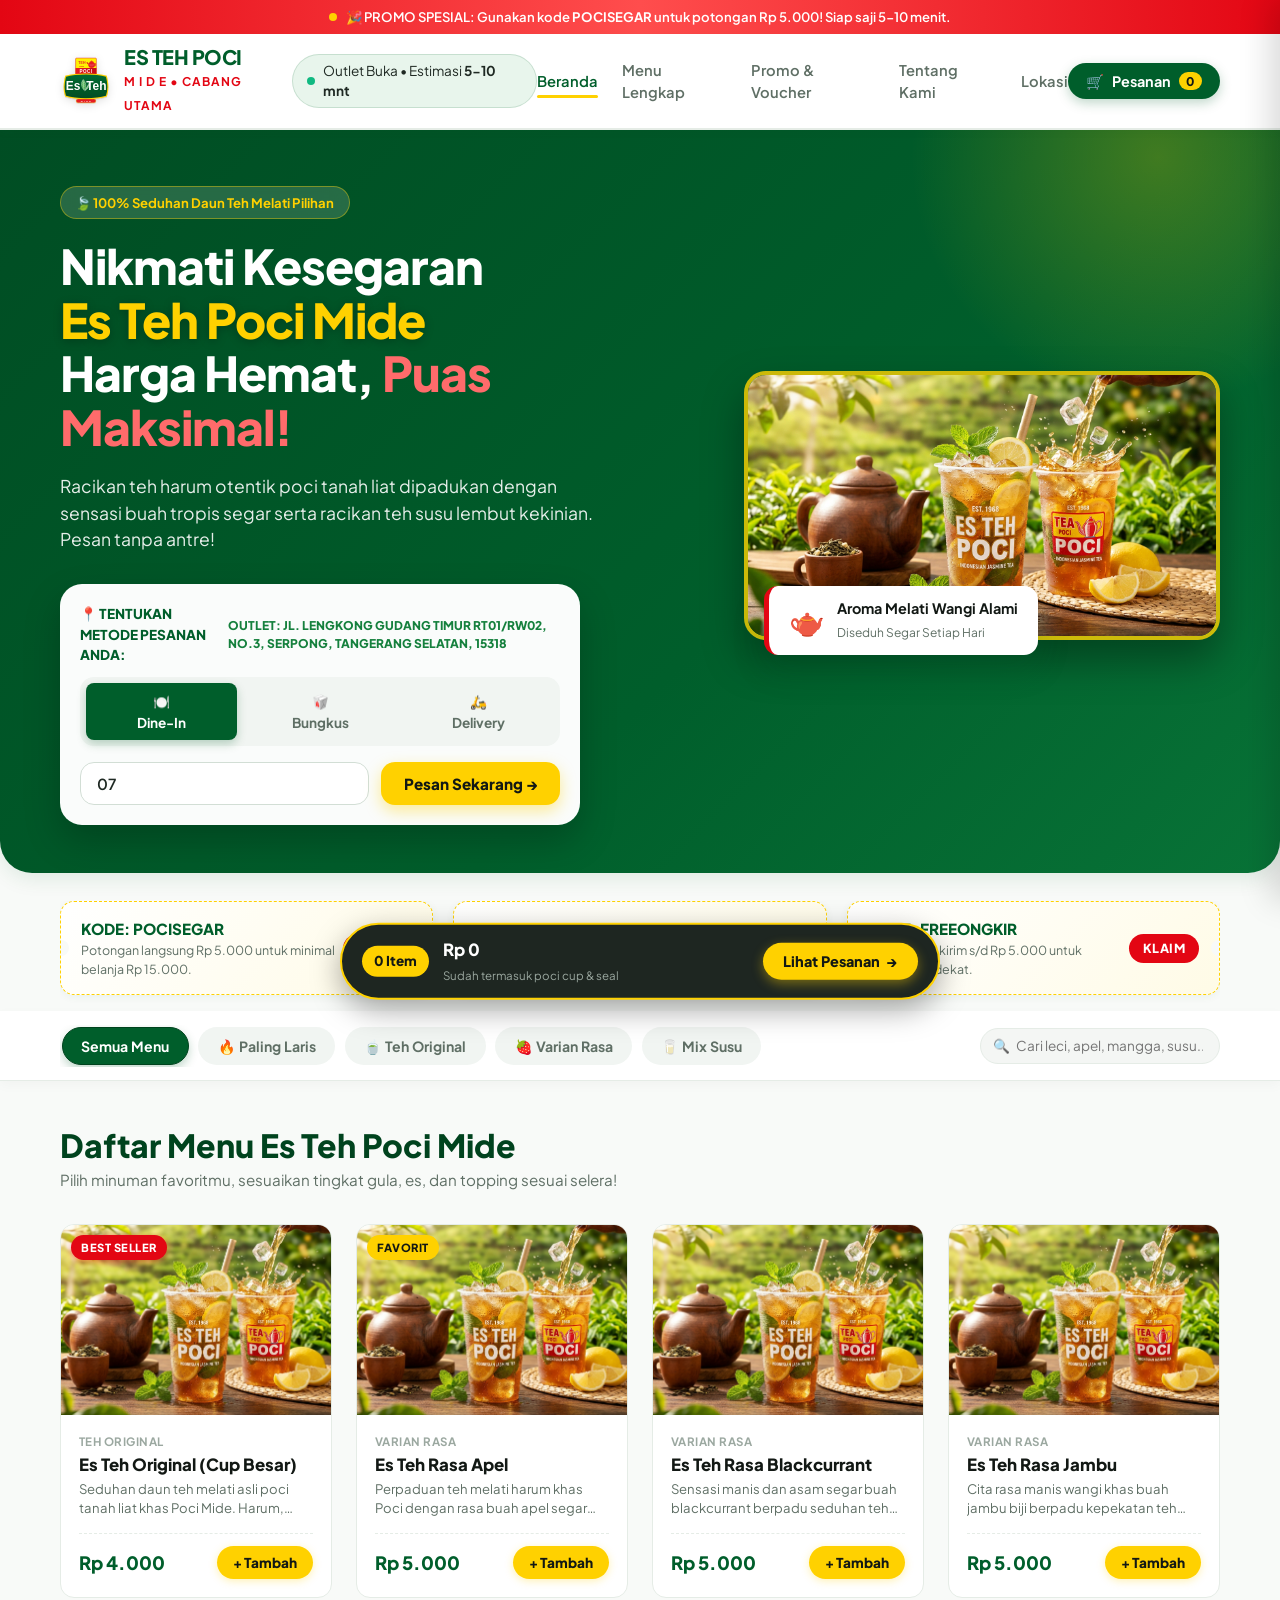
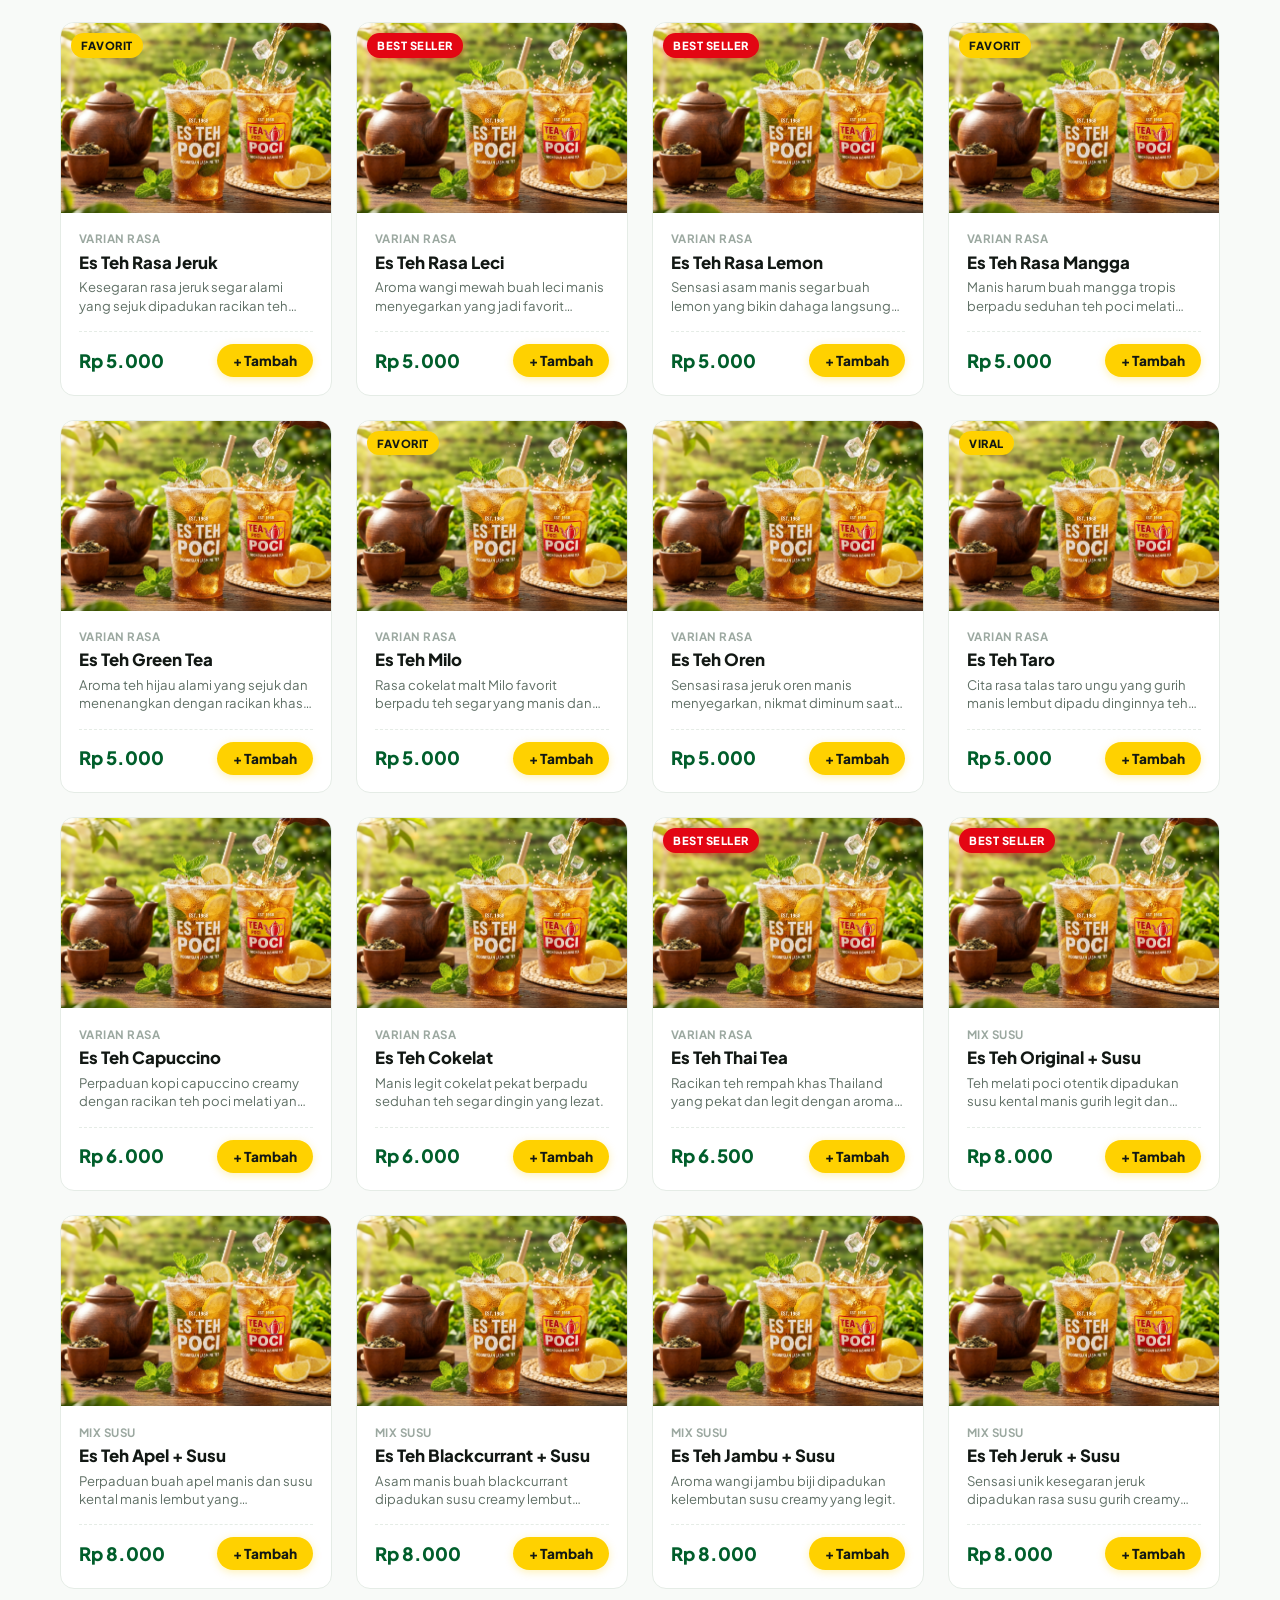
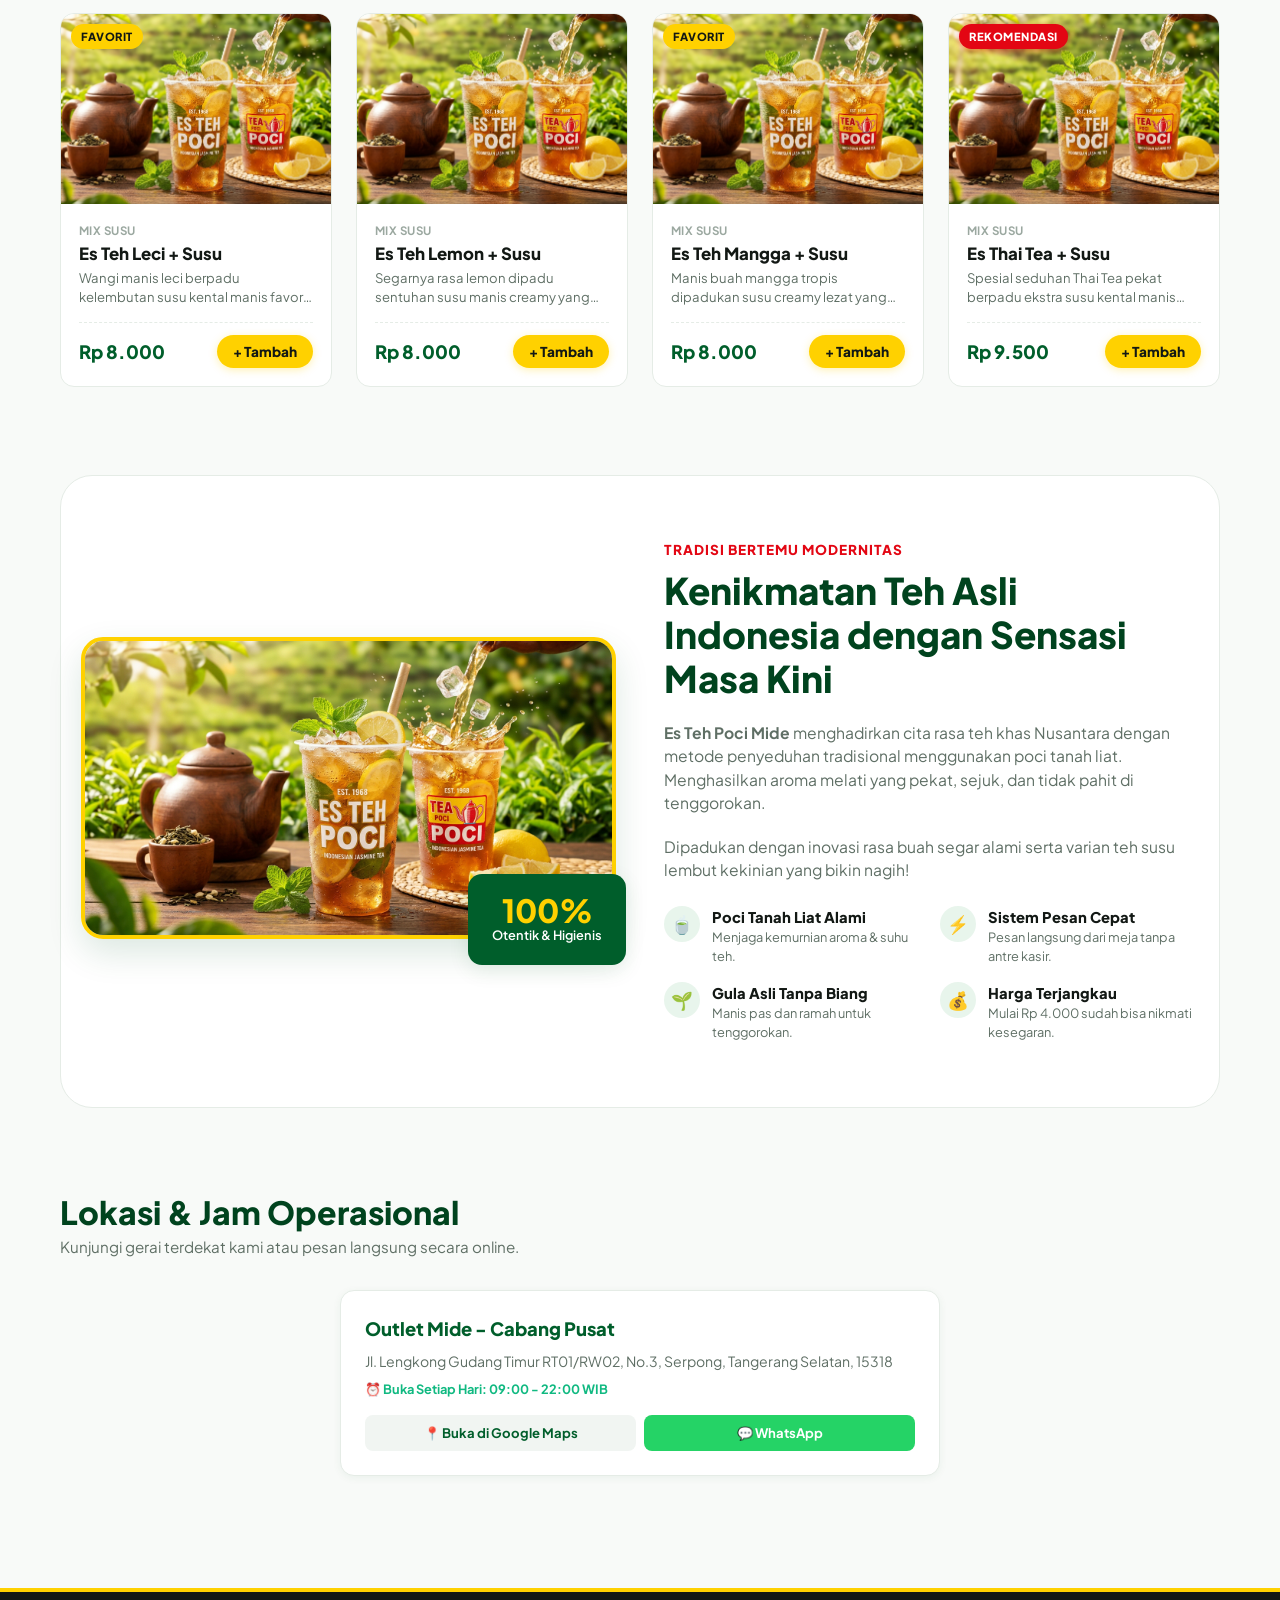
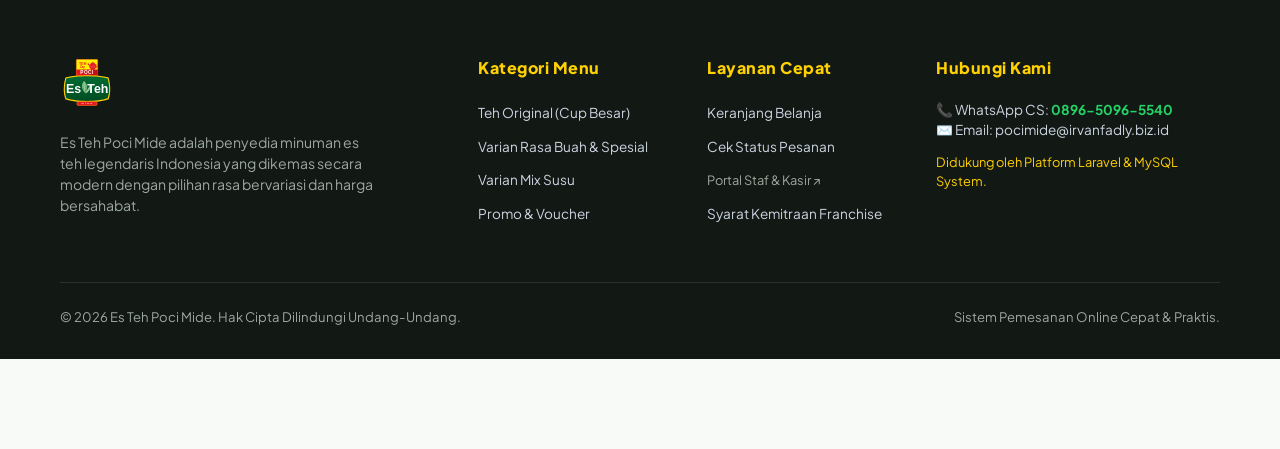
<file: index.html>
<!DOCTYPE html>
<html lang="id">
<head>
  <meta charset="UTF-8">
  <meta name="viewport" content="width=device-width, initial-scale=1.0">
  <title>Es Teh Poci Mide - Segarnya Teh Asli Indonesia | Pesan Online Cepat</title>
  <meta name="description" content="Nikmati kesegaran otentik Es Teh Poci Mide dengan racikan daun teh melati pilihan dan poci tanah liat. Pesan online dine-in, takeaway, atau delivery dengan cepat, segar, dan praktis.">
  <meta name="keywords" content="Es Teh Poci, Es Teh Poci Mide, Pesan Online, Teh Melati, Minuman Segar">
  
  <!-- Favicon -->
  <link rel="icon" type="image/svg+xml" href="assets/images/logo.svg">
  
  <!-- CSS Stylesheet -->
  <link rel="stylesheet" href="style.css?v=3.0">
</head>
<body>

  <!-- 1. TOP ANNOUNCEMENT BAR -->
  <div class="top-bar">
    <div class="container">
      <div class="ticker">
        <span class="pulse-dot"></span>
        <span>🎉 PROMO SPESIAL: Gunakan kode <b>POCISEGAR</b> untuk potongan Rp 5.000! Siap saji 5-10 menit.</span>
      </div>
    </div>
  </div>

  <!-- 2. NAVBAR -->
  <header class="navbar">
    <div class="container">
      <div class="nav-inner">
        <!-- Logo -->
        <a href="#beranda" class="brand-logo">
          <img src="assets/images/logo.svg" alt="Es Teh Poci Mide Logo">
          <div class="brand-text">
            <h1>ES TEH POCI</h1>
            <span>M I D E • CABANG UTAMA</span>
          </div>
        </a>

        <!-- Store Context & Status -->
        <div class="outlet-badge">
          <span class="status-led"></span>
          <span>Outlet Buka • Estimasi <b>5-10 mnt</b></span>
        </div>

        <!-- Desktop Navigation Links -->
        <nav class="nav-links">
          <a href="#beranda" class="nav-link active">Beranda</a>
          <a href="#menuCatalog" class="nav-link">Menu Lengkap</a>
          <a href="#promoSection" class="nav-link">Promo & Voucher</a>
          <a href="#tentangKami" class="nav-link">Tentang Kami</a>
          <a href="#lokasiOutlet" class="nav-link">Lokasi</a>
        </nav>

        <!-- Action Buttons (Purely Customer Focused) -->
        <div class="nav-actions">
          <button class="btn-cart-nav" onclick="AppState.openCartDrawer()" id="navCartBtn">
            <span>🛒</span>
            <span>Pesanan</span>
            <span class="cart-count-badge" id="navCartCount">0</span>
          </button>
        </div>
      </div>
    </div>
  </header>

  <!-- 3. HERO SECTION -->
  <section class="hero" id="beranda">
    <div class="container">
      <div class="hero-grid">
        <div class="hero-content">
          <div class="hero-tag">
            <span>🍃 100% Seduhan Daun Teh Melati Pilihan</span>
          </div>
          <h1 class="hero-title">
            Nikmati Kesegaran <br>
            <span class="highlight-yellow">Es Teh Poci Mide</span> <br>
            Harga Hemat, <span class="highlight-red">Puas Maksimal!</span>
          </h1>
          <p class="hero-desc">
            Racikan teh harum otentik poci tanah liat dipadukan dengan sensasi buah tropis segar serta racikan teh susu lembut kekinian. Pesan tanpa antre!
          </p>

          <!-- Order Mode Selector -->
          <div class="order-mode-selector">
            <div class="order-mode-header">
              <span>📍 Tentukan Metode Pesanan Anda:</span>
              <span style="font-size: 0.75rem; color: #15803d; font-weight: 800;">Outlet: Jl. Lengkong Gudang Timur RT01/RW02, No.3, Serpong, Tangerang Selatan, 15318</span>
            </div>
            
            <div class="order-tabs">
              <button class="order-tab-btn active" data-mode="dine_in">
                <span>🍽️</span>
                <span>Dine-In</span>
              </button>
              <button class="order-tab-btn" data-mode="takeaway">
                <span>🥡</span>
                <span>Bungkus</span>
              </button>
              <button class="order-tab-btn" data-mode="delivery">
                <span>🛵</span>
                <span>Delivery</span>
              </button>
            </div>

            <div class="order-mode-field" id="heroModeFields">
              <input type="text" id="heroTableNumber" placeholder="Nomor Meja Anda (misal: 07)" value="07">
              <button class="btn-hero-cta" onclick="AppState.scrollToMenu()">Pesan Sekarang →</button>
            </div>
          </div>
        </div>

        <div class="hero-visual">
          <img src="assets/images/hero-banner.jpg" alt="Segarnya Es Teh Poci Mide">
          <div class="floating-taste-badge">
            <div class="taste-badge-icon">🫖</div>
            <div class="taste-badge-text">
              <strong>Aroma Melati Wangi Alami</strong>
              <span>Diseduh Segar Setiap Hari</span>
            </div>
          </div>
        </div>
      </div>
    </div>
  </section>

  <!-- 4. PROMO & VOUCHER CAROUSEL -->
  <section class="promo-strip" id="promoSection">
    <div class="container">
      <div class="promo-cards-scroll">
        <!-- Voucher 1 -->
        <div class="promo-card">
          <div class="promo-content">
            <h4>KODE: POCISEGAR</h4>
            <p>Potongan langsung Rp 5.000 untuk minimal belanja Rp 15.000.</p>
          </div>
          <button class="promo-claim-btn" onclick="AppState.applyPromoCode('POCISEGAR'); AppState.openCartDrawer();">
            KLAIM
          </button>
        </div>

        <!-- Voucher 2 -->
        <div class="promo-card">
          <div class="promo-content">
            <h4>KODE: POCISUSU</h4>
            <p>Diskon 15% untuk pemesanan menu teh susu spesial!</p>
          </div>
          <button class="promo-claim-btn" onclick="AppState.applyPromoCode('POCISUSU'); AppState.openCartDrawer();">
            KLAIM
          </button>
        </div>

        <!-- Voucher 3 -->
        <div class="promo-card">
          <div class="promo-content">
            <h4>KODE: FREEONGKIR</h4>
            <p>Gratis biaya kirim s/d Rp 5.000 untuk delivery terdekat.</p>
          </div>
          <button class="promo-claim-btn" onclick="AppState.applyPromoCode('FREEONGKIR'); AppState.openCartDrawer();">
            KLAIM
          </button>
        </div>
      </div>
    </div>
  </section>

  <!-- 5. STICKY CATEGORY & SEARCH BAR -->
  <div class="category-sticky-bar">
    <div class="container">
      <div class="category-wrapper">
        <div class="category-pills">
          <button class="cat-pill active" data-cat="all">Semua Menu</button>
          <button class="cat-pill" data-cat="bestseller">🔥 Paling Laris</button>
          <button class="cat-pill" data-cat="original">🍵 Teh Original</button>
          <button class="cat-pill" data-cat="rasa">🍓 Varian Rasa</button>
          <button class="cat-pill" data-cat="mix">🥛 Mix Susu</button>
        </div>
        <div class="search-input-wrap">
          <span class="search-icon">🔍</span>
          <input type="text" id="menuSearchInput" placeholder="Cari leci, apel, mangga, susu...">
        </div>
      </div>
    </div>
  </div>

  <!-- 6. MENU CATALOG SECTION -->
  <main class="menu-section" id="menuCatalog">
    <div class="container">
      <div class="section-heading">
        <div class="title-area">
          <h2>Daftar Menu Es Teh Poci Mide</h2>
          <p>Pilih minuman favoritmu, sesuaikan tingkat gula, es, dan topping sesuai selera!</p>
        </div>
      </div>

      <!-- Products Grid -->
      <div class="products-grid" id="productsContainer">
        <!-- Rendered via app.js -->
      </div>
    </div>
  </main>

  <!-- 7. ABOUT & BRAND STORY -->
  <section class="container" id="tentangKami">
    <div class="about-section">
      <div class="container">
        <div class="about-grid">
          <div class="about-img-box">
            <img src="assets/images/hero-banner.jpg" alt="Segarnya Es Teh Poci Mide">
            <div class="about-badge-exp">
              <h3>100%</h3>
              <p>Otentik & Higienis</p>
            </div>
          </div>
          <div class="about-content">
            <h3 class="sub-title">Tradisi Bertemu Modernitas</h3>
            <h2>Kenikmatan Teh Asli Indonesia dengan Sensasi Masa Kini</h2>
            <p>
              <b>Es Teh Poci Mide</b> menghadirkan cita rasa teh khas Nusantara dengan metode penyeduhan tradisional menggunakan poci tanah liat. Menghasilkan aroma melati yang pekat, sejuk, dan tidak pahit di tenggorokan.
            </p>
            <p>
              Dipadukan dengan inovasi rasa buah segar alami serta varian teh susu lembut kekinian yang bikin nagih!
            </p>
            
            <div class="feature-list">
              <div class="feature-item">
                <div class="feature-icon">🍵</div>
                <div class="feature-info">
                  <h5>Poci Tanah Liat Alami</h5>
                  <p>Menjaga kemurnian aroma & suhu teh.</p>
                </div>
              </div>
              <div class="feature-item">
                <div class="feature-icon">⚡</div>
                <div class="feature-info">
                  <h5>Sistem Pesan Cepat</h5>
                  <p>Pesan langsung dari meja tanpa antre kasir.</p>
                </div>
              </div>
              <div class="feature-item">
                <div class="feature-icon">🌱</div>
                <div class="feature-info">
                  <h5>Gula Asli Tanpa Biang</h5>
                  <p>Manis pas dan ramah untuk tenggorokan.</p>
                </div>
              </div>
              <div class="feature-item">
                <div class="feature-icon">💰</div>
                <div class="feature-info">
                  <h5>Harga Terjangkau</h5>
                  <p>Mulai Rp 4.000 sudah bisa nikmati kesegaran.</p>
                </div>
              </div>
            </div>
          </div>
        </div>
      </div>
    </div>
  </section>

  <!-- 8. OUTLET LOCATIONS & CONTACT -->
  <section class="locations-section" id="lokasiOutlet">
    <div class="container">
      <div class="section-heading">
        <div class="title-area">
          <h2>Lokasi & Jam Operasional</h2>
          <p>Kunjungi gerai terdekat kami atau pesan langsung secara online.</p>
        </div>
      </div>

      <div class="outlet-cards" style="max-width: 600px; margin: 1.5rem auto 0 auto;">
        <div class="outlet-box">
          <div>
            <h4>Outlet Mide - Cabang Pusat</h4>
            <p>Jl. Lengkong Gudang Timur RT01/RW02, No.3, Serpong, Tangerang Selatan, 15318</p>
            <div class="outlet-timings">
              <span>⏰ Buka Setiap Hari: 09:00 - 22:00 WIB</span>
            </div>
          </div>
          <div class="outlet-actions">
            <a href="https://maps.app.goo.gl/iuEHLiEA4Wb2JnfM9" target="_blank" rel="noopener noreferrer" class="btn-outlet-map">📍 Buka di Google Maps</a>
            <a href="https://wa.me/6289650965540?text=Halo%20Admin%20Es%20Teh%20Poci%20Mide" target="_blank" class="btn-outlet-wa">💬 WhatsApp</a>
          </div>
        </div>
      </div>
    </div>
  </section>

  <!-- 9. FOOTER -->
  <footer class="footer">
    <div class="container">
      <div class="footer-grid">
        <div class="footer-brand">
          <img src="assets/images/logo.svg" alt="Es Teh Poci Mide">
          <p>Es Teh Poci Mide adalah penyedia minuman es teh legendaris Indonesia yang dikemas secara modern dengan pilihan rasa bervariasi dan harga bersahabat.</p>
        </div>
        <div class="footer-col">
          <h5>Kategori Menu</h5>
          <ul>
            <li><a href="#menuCatalog">Teh Original (Cup Besar)</a></li>
            <li><a href="#menuCatalog">Varian Rasa Buah & Spesial</a></li>
            <li><a href="#menuCatalog">Varian Mix Susu</a></li>
            <li><a href="#promoSection">Promo & Voucher</a></li>
          </ul>
        </div>
        <div class="footer-col">
          <h5>Layanan Cepat</h5>
          <ul>
            <li><a href="javascript:void(0)" onclick="AppState.openCartDrawer()">Keranjang Belanja</a></li>
            <li><a href="javascript:void(0)" onclick="AppState.openTrackingModal()">Cek Status Pesanan</a></li>
            <li><a href="access_admin.html" target="_blank" style="color:var(--text-light); font-size:0.8rem;">Portal Staf & Kasir ↗</a></li>
            <li><a href="#lokasiOutlet">Syarat Kemitraan Franchise</a></li>
          </ul>
        </div>
        <div class="footer-col">
          <h5>Hubungi Kami</h5>
          <p style="font-size:0.85rem; color:#cbd5e1; margin-bottom:0.75rem;">
            📞 WhatsApp CS: <a href="https://wa.me/6289650965540" target="_blank" style="color:#25d366; text-decoration:none; font-weight:700;">0896-5096-5540</a><br>
            ✉️ Email: pocimide@irvanfadly.biz.id
          </p>
          <div style="font-size: 0.8rem; color: var(--yellow);">
            Didukung oleh Platform Laravel & MySQL System.
          </div>
        </div>
      </div>

      <div class="footer-bottom">
        <div>&copy; 2026 Es Teh Poci Mide. Hak Cipta Dilindungi Undang-Undang.</div>
        <div>Sistem Pemesanan Online Cepat & Praktis.</div>
      </div>
    </div>
  </footer>

  <!-- 10. STICKY FLOATING CART BAR -->
  <div class="floating-cart-bar" id="floatingCartBar">
    <div class="cart-bar-info">
      <span class="cart-bar-badge" id="floatingCartCount">0 Item</span>
      <div class="cart-bar-pricing">
        <h5 id="floatingCartPrice">Rp 0</h5>
        <span>Sudah termasuk poci cup & seal</span>
      </div>
    </div>
    <button class="btn-view-order" onclick="AppState.openCartDrawer()">
      <span>Lihat Pesanan</span>
      <span>→</span>
    </button>
  </div>

  <!-- 11. PRODUCT CUSTOMIZATION MODAL -->
  <div class="modal-overlay" id="customizeModal">
    <div class="modal-container">
      <button class="modal-close-btn" onclick="AppState.closeProductModal()">✕</button>
      <img src="assets/images/hero-banner.jpg" id="modalProductImg" class="modal-banner-img" alt="Product Image">
      
      <div class="modal-content-body">
        <div style="display:flex; justify-content:space-between; align-items:flex-start;">
          <div>
            <h3 class="modal-item-title" id="modalProductTitle">Nama Minuman</h3>
            <p class="modal-item-desc" id="modalProductDesc">Deskripsi rasa dan racikan teh</p>
          </div>
          <span style="font-size:1.2rem; font-weight:900; color:var(--primary);" id="modalBasePrice">Rp 4.000</span>
        </div>

        <!-- Customization Fields for Drinks -->
        <div id="drinkCustomizationFields">
          <!-- Size Selector -->
          <div class="option-group">
            <div class="option-group-title">
              <span>Ukuran Cup</span>
              <span class="badge-req">Wajib</span>
            </div>
            <div class="option-chips-grid">
              <label class="option-chip selected">
                <input type="radio" name="cupSize" value="reguler" checked>
                <span class="chip-name">Reguler (16oz)</span>
                <span class="chip-sub">+Rp 0</span>
              </label>
              <label class="option-chip">
                <input type="radio" name="cupSize" value="jumbo">
                <span class="chip-name">Jumbo (22oz) 🔥</span>
                <span class="chip-sub">+Rp 2.000</span>
              </label>
            </div>
          </div>

          <!-- Sugar Level -->
          <div class="option-group">
            <div class="option-group-title">
              <span>Tingkat Kemanisan (Sugar Level)</span>
              <span class="badge-req">Wajib</span>
            </div>
            <div class="option-chips-grid">
              <label class="option-chip selected">
                <input type="radio" name="sugarLevel" value="normal" checked>
                <span class="chip-name">Normal (100%)</span>
                <span class="chip-sub">Rekomendasi</span>
              </label>
              <label class="option-chip">
                <input type="radio" name="sugarLevel" value="less">
                <span class="chip-name">Less Sugar (70%)</span>
                <span class="chip-sub">Manis Pas</span>
              </label>
              <label class="option-chip">
                <input type="radio" name="sugarLevel" value="half">
                <span class="chip-name">Sedikit (30%)</span>
                <span class="chip-sub">Light Sweet</span>
              </label>
              <label class="option-chip">
                <input type="radio" name="sugarLevel" value="zero">
                <span class="chip-name">No Sugar (0%)</span>
                <span class="chip-sub">Teh Tawar</span>
              </label>
            </div>
          </div>

          <!-- Ice Level -->
          <div class="option-group">
            <div class="option-group-title">
              <span>Pilihan Es Batu (Ice Level)</span>
              <span class="badge-req">Wajib</span>
            </div>
            <div class="option-chips-grid">
              <label class="option-chip selected">
                <input type="radio" name="iceLevel" value="normal" checked>
                <span class="chip-name">Normal Ice 🧊</span>
                <span class="chip-sub">Segar Dingin</span>
              </label>
              <label class="option-chip">
                <input type="radio" name="iceLevel" value="less">
                <span class="chip-name">Less Ice</span>
                <span class="chip-sub">Sedikit Es</span>
              </label>
              <label class="option-chip">
                <input type="radio" name="iceLevel" value="extra">
                <span class="chip-name">Extra Ice ❄️</span>
                <span class="chip-sub">Super Dingin</span>
              </label>
              <label class="option-chip">
                <input type="radio" name="iceLevel" value="none">
                <span class="chip-name">Tanpa Es</span>
                <span class="chip-sub">Suhu Ruang</span>
              </label>
            </div>
          </div>

          <!-- Topping Checkbox Options -->
          <div class="option-group">
            <div class="option-group-title">
              <span>Topping Tambahan</span>
              <span style="font-size:0.75rem; color:var(--text-muted);">Bisa pilih lebih dari satu</span>
            </div>
            
            <label class="topping-option-item">
              <div class="topping-left">
                <input type="checkbox" name="topping" value="Cincau Hitam" data-price="2000">
                <span>Cincau Hitam Segar</span>
              </div>
              <span class="topping-price">+Rp 2.000</span>
            </label>

            <label class="topping-option-item">
              <div class="topping-left">
                <input type="checkbox" name="topping" value="Rainbow Jelly" data-price="2000">
                <span>Rainbow Crystal Jelly</span>
              </div>
              <span class="topping-price">+Rp 2.000</span>
            </label>

            <label class="topping-option-item">
              <div class="topping-left">
                <input type="checkbox" name="topping" value="Biji Selasih" data-price="1000">
                <span>Biji Selasih Alami</span>
              </div>
              <span class="topping-price">+Rp 1.000</span>
            </label>
          </div>
        </div>

        <!-- Special Notes Textarea -->
        <div class="option-group" style="border-bottom:none;">
          <div class="option-group-title">
            <span>Catatan Khusus Pesanan</span>
          </div>
          <textarea id="modalNotes" class="notes-input" placeholder="Contoh: Es dipisah, sedotan cabang 2, jangan terlalu manis..."></textarea>
        </div>

        <!-- Modal Footer Actions -->
        <div class="modal-footer-action">
          <div class="qty-counter">
            <button class="qty-btn" onclick="AppState.changeModalQty(-1)">-</button>
            <span class="qty-val" id="modalQty">1</span>
            <button class="qty-btn" onclick="AppState.changeModalQty(1)">+</button>
          </div>
          <button class="btn-confirm-add" onclick="AppState.addToCartFromModal()">
            <span>Tambahkan ke Keranjang</span>
            <span id="modalTotalBtnPrice">Rp 4.000</span>
          </button>
        </div>
      </div>
    </div>
  </div>

  <!-- 12. CART & CHECKOUT SLIDE-OUT DRAWER -->
  <div class="drawer-overlay" id="cartDrawerOverlay" onclick="AppState.closeCartDrawer()"></div>
  <div class="cart-drawer" id="cartDrawer">
    <div class="drawer-header">
      <h3>
        <span>🛒</span>
        <span>Keranjang Pesanan</span>
      </h3>
      <button class="modal-close-btn" style="position:static;" onclick="AppState.closeCartDrawer()">✕</button>
    </div>

    <div class="drawer-body">
      <!-- Empty State -->
      <div id="cartDrawerEmpty" style="display:none; text-align:center; padding:3rem 1rem;">
        <div style="font-size:3.5rem; margin-bottom:1rem;">🛍️</div>
        <h4 style="font-weight:800; color:var(--dark); margin-bottom:0.5rem;">Keranjang Anda Kosong</h4>
        <p style="font-size:0.85rem; color:var(--text-muted); margin-bottom:1.5rem;">Pilih menu kesukaanmu dan masukkan ke dalam keranjang sekarang.</p>
        <button class="btn-confirm-add" style="justify-content:center;" onclick="AppState.closeCartDrawer(); AppState.scrollToMenu();">
          Lihat Menu Segar →
        </button>
      </div>

      <!-- Items List -->
      <div class="cart-items-list" id="cartDrawerItems">
        <!-- Rendered via JS -->
      </div>

      <!-- Checkout Form Section -->
      <div id="cartDrawerCheckoutSection">
        <!-- Promo Code Input -->
        <div class="drawer-promo-box">
          <div class="promo-form">
            <input type="text" id="promoInput" placeholder="Ketik kode promo (misal: POCISEGAR)">
            <button class="btn-apply-promo" onclick="AppState.applyPromoCode()">Pakai</button>
          </div>
          <div id="drawerVoucherAlert" class="applied-voucher-alert" style="display:none;"></div>
        </div>

        <form class="checkout-form-section" id="checkoutForm" onsubmit="AppState.submitOrder(event)">
          <h4 style="font-size:1rem; font-weight:800; color:var(--primary); margin-bottom:1rem;">
            Informasi Pemesan
          </h4>

          <div class="form-group">
            <label for="checkoutName">Nama Lengkap *</label>
            <input type="text" id="checkoutName" required placeholder="Contoh: Andi Pratama" value="Andi">
          </div>

          <div class="form-group">
            <label for="checkoutWa">Nomor WhatsApp Aktif *</label>
            <input type="tel" id="checkoutWa" required placeholder="Contoh: 081234567890" value="081298765432">
          </div>

          <div class="form-group">
            <label>Tipe Pemesanan *</label>
            <div style="display:flex; gap:0.5rem; margin-top:0.3rem;">
              <label style="flex:1; border:1px solid var(--border-color); padding:0.5rem; border-radius:var(--radius-sm); text-align:center; font-size:0.8rem; font-weight:700; cursor:pointer;">
                <input type="radio" name="checkoutOrderType" value="dine_in" checked> Makan di Tempat
              </label>
              <label style="flex:1; border:1px solid var(--border-color); padding:0.5rem; border-radius:var(--radius-sm); text-align:center; font-size:0.8rem; font-weight:700; cursor:pointer;">
                <input type="radio" name="checkoutOrderType" value="takeaway"> Bungkus Pulang
              </label>
              <label style="flex:1; border:1px solid var(--border-color); padding:0.5rem; border-radius:var(--radius-sm); text-align:center; font-size:0.8rem; font-weight:700; cursor:pointer;">
                <input type="radio" name="checkoutOrderType" value="delivery"> Pesan Antar
              </label>
            </div>
          </div>

          <div class="form-group">
            <label for="checkoutDetailDest">Nomor Meja / Alamat Pengiriman *</label>
            <input type="text" id="checkoutDetailDest" required placeholder="Contoh: Meja 07 atau Jl. Mawar No. 12" value="Meja 07">
          </div>

          <div class="form-group">
            <label>Metode Pembayaran *</label>
            <div class="payment-selector">
              <label class="payment-method-chip selected">
                <input type="radio" name="paymentMethod" value="qris" checked>
                <span class="pay-icon">📱</span>
                <span class="pay-title">QRIS Instan</span>
              </label>
              <label class="payment-method-chip">
                <input type="radio" name="paymentMethod" value="transfer">
                <span class="pay-icon">🏦</span>
                <span class="pay-title">Transfer Bank</span>
              </label>
              <label class="payment-method-chip">
                <input type="radio" name="paymentMethod" value="cash">
                <span class="pay-icon">💵</span>
                <span class="pay-title">Tunai di Kasir</span>
              </label>
            </div>
          </div>

          <!-- Price Summary Breakdown -->
          <div class="summary-box">
            <div class="summary-row">
              <span>Subtotal Minuman</span>
              <span id="drawerSubtotal">Rp 0</span>
            </div>
            <div class="summary-row" id="drawerDiscountRow" style="display:none; color:#15803d; font-weight:700;">
              <span>Diskon Voucher</span>
              <span id="drawerDiscount">- Rp 0</span>
            </div>
            <div class="summary-row">
              <span>Biaya Layanan & Cup Seal</span>
              <span>Rp 1.000</span>
            </div>
            <div class="summary-row total-row">
              <span>Total Pembayaran</span>
              <span id="drawerGrandTotal">Rp 0</span>
            </div>
          </div>

          <div style="margin-top:1.25rem;">
            <button type="submit" class="btn-submit-order">
              <span>Lanjutkan & Bayar Pesanan</span>
              <span>→</span>
            </button>
          </div>
        </form>
      </div>
    </div>
  </div>

  <!-- 13. LIVE ORDER TRACKING MODAL -->
  <div class="modal-overlay" id="trackingModal">
    <div class="modal-container">
      <button class="modal-close-btn" onclick="AppState.closeTrackingModal()">✕</button>
      <div class="order-tracking-card">
        <div class="track-header">
          <div class="track-badge-id" id="trackOrderId">#POCI-10821</div>
          <h3 style="font-size:1.35rem; font-weight:900; color:var(--dark);">Status Pesanan Anda</h3>
          <p style="font-size:0.85rem; color:var(--text-muted);">
            Pesanan atas nama <b id="trackCustomerName">-</b> • <span id="trackOrderType">-</span>
          </p>
        </div>

        <!-- Timeline Progress Bar -->
        <div class="track-timeline">
          <div class="progress-fill-line" id="timelineProgressLine" style="width: 33%;"></div>
          
          <div class="timeline-step completed" id="step-diterima">
            <div class="step-circle">1</div>
            <span class="step-label">Diterima</span>
          </div>

          <div class="timeline-step current" id="step-diproses">
            <div class="step-circle">2</div>
            <span class="step-label">Diracik</span>
          </div>

          <div class="timeline-step" id="step-siap">
            <div class="step-circle">3</div>
            <span class="step-label">Siap Saji</span>
          </div>

          <div class="timeline-step" id="step-selesai">
            <div class="step-circle">4</div>
            <span class="step-label">Selesai</span>
          </div>
        </div>

        <!-- Dynamic QRIS payment box if QRIS chosen -->
        <div class="qris-display-box" id="trackQrisBox">
          <span style="font-size:0.78rem; font-weight:800; color:var(--primary); text-transform:uppercase; display:block; margin-bottom:0.4rem;">
            Scan QRIS Nasional untuk Konfirmasi Otomatis
          </span>
          <!-- Dynamic QR code simulation with clean SVG -->
          <svg style="width:160px; height:160px; margin:0 auto;" viewBox="0 0 100 100">
            <rect width="100" height="100" fill="#ffffff" />
            <!-- Corners -->
            <rect x="10" y="10" width="25" height="25" fill="#000" />
            <rect x="14" y="14" width="17" height="17" fill="#fff" />
            <rect x="17" y="17" width="11" height="11" fill="#000" />

            <rect x="65" y="10" width="25" height="25" fill="#000" />
            <rect x="69" y="14" width="17" height="17" fill="#fff" />
            <rect x="72" y="17" width="11" height="11" fill="#000" />

            <rect x="10" y="65" width="25" height="25" fill="#000" />
            <rect x="14" y="69" width="17" height="17" fill="#fff" />
            <rect x="17" y="72" width="11" height="11" fill="#000" />

            <!-- Pattern Dots -->
            <rect x="42" y="15" width="6" height="6" fill="#000" />
            <rect x="52" y="15" width="6" height="6" fill="#000" />
            <rect x="42" y="27" width="6" height="6" fill="#000" />
            <rect x="52" y="35" width="6" height="6" fill="#000" />
            <rect x="25" y="45" width="6" height="6" fill="#000" />
            <rect x="35" y="45" width="12" height="6" fill="#000" />
            <rect x="55" y="48" width="8" height="8" fill="#000" />
            <rect x="70" y="45" width="6" height="6" fill="#000" />
            <rect x="80" y="55" width="8" height="6" fill="#000" />
            <rect x="42" y="65" width="8" height="8" fill="#000" />
            <rect x="55" y="65" width="6" height="6" fill="#000" />
            <rect x="42" y="78" width="6" height="6" fill="#000" />
            <rect x="55" y="78" width="12" height="6" fill="#000" />
            <rect x="75" y="75" width="10" height="10" fill="#000" />
            <!-- Center Mini Brand Dot -->
            <circle cx="50" cy="50" r="7" fill="#e30613" />
            <circle cx="50" cy="50" r="4" fill="#ffd100" />
          </svg>
          <div style="font-size:0.75rem; color:var(--text-muted); margin-top:0.4rem;">
            Dapat dipindai melalui GoPay, OVO, DANA, ShopeePay, BCA, Mandiri, dll.
          </div>
          <div style="margin-top:0.6rem;">
            <span class="qris-timer-pill">Menunggu Verifikasi Kasir • Estimasi 3 mnt</span>
          </div>
        </div>

        <!-- Order Items Detail in Tracking -->
        <div style="background:#f8faf8; border-radius:var(--radius-sm); padding:1rem; margin-bottom:1.25rem;">
          <div style="font-size:0.8rem; font-weight:800; color:var(--text-main); margin-bottom:0.5rem; text-transform:uppercase;">
            Rincian Pesanan:
          </div>
          <div id="trackItemsList"></div>
          <div style="display:flex; justify-content:space-between; border-top:1px dashed var(--border-color); padding-top:0.5rem; margin-top:0.5rem; font-weight:900;">
            <span>Total Bayar:</span>
            <span id="trackTotal" style="color:var(--primary);">Rp 0</span>
          </div>
          <div style="font-size:0.75rem; color:var(--text-muted); margin-top:0.25rem;">
            Metode Pembayaran: <b id="trackPayMethod">QRIS</b>
          </div>
        </div>

        <!-- Action Buttons -->
        <div style="display:flex; flex-direction:column; gap:0.6rem;">
          <a href="#" id="btnTrackSendWa" target="_blank" class="btn-submit-order" style="text-decoration:none; background:#25d366; box-shadow:none;">
            <span>💬 Kirim Struk ke WhatsApp Kasir</span>
          </a>
          <button class="btn-confirm-add" style="justify-content:center; background:#f1f5f2; color:var(--dark); box-shadow:none;" onclick="window.print()">
            <span>🖨️ Cetak / Simpan Struk</span>
          </button>
        </div>
      </div>
  <!-- JavaScript App Logic -->
  <script src="app.js?v=3.0"></script>
</body>
</html>
</file>
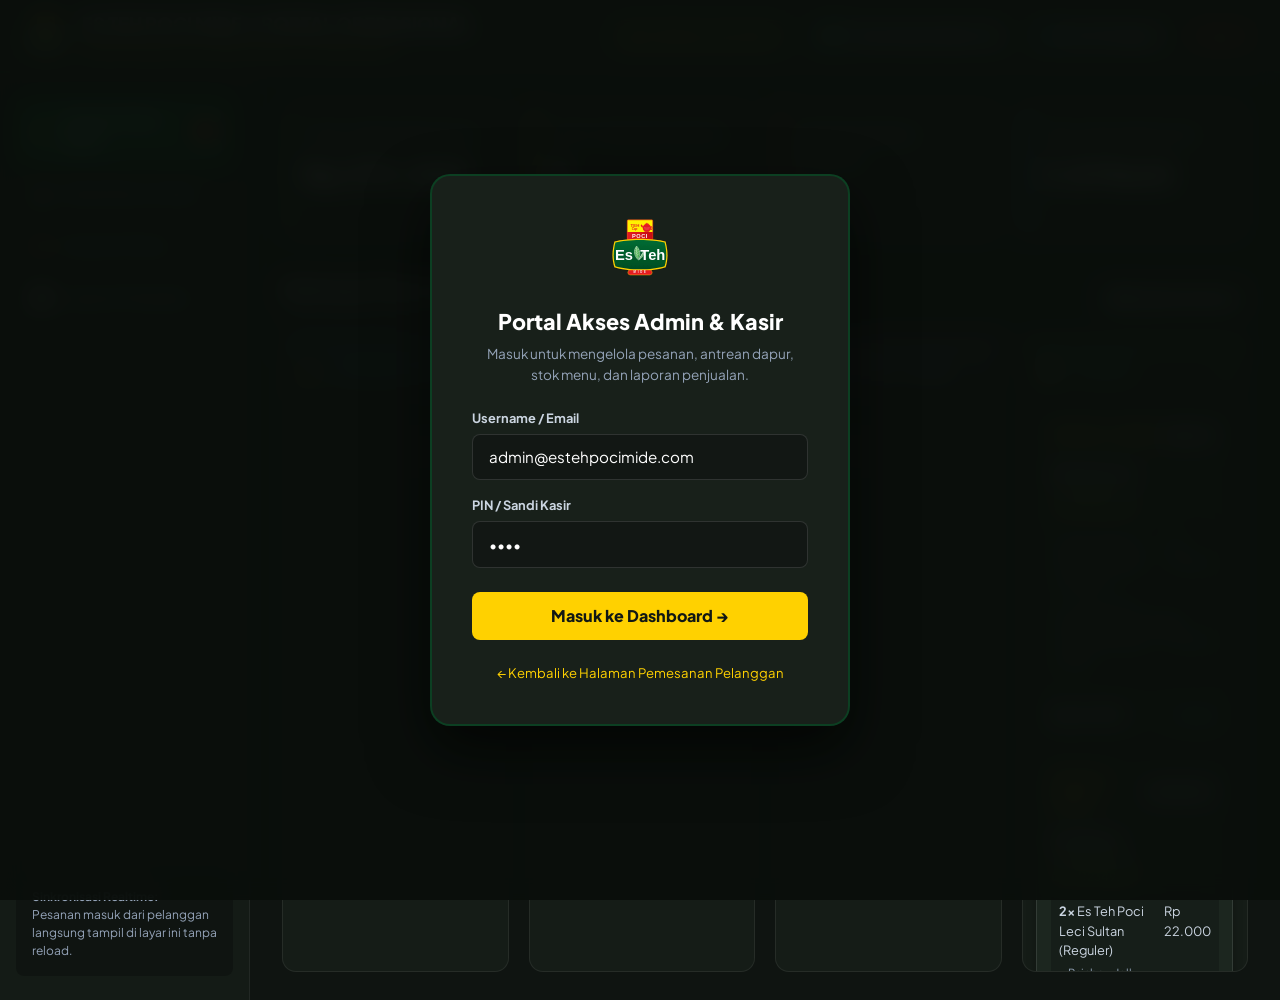
<file: access_admin.html>
<!DOCTYPE html>
<html lang="id">
<head>
  <meta charset="UTF-8">
  <meta name="viewport" content="width=device-width, initial-scale=1.0">
  <title>Admin & Kitchen Portal - Es Teh Poci Mide</title>
  <link rel="icon" type="image/svg+xml" href="assets/images/logo.svg">
  <link rel="stylesheet" href="style.css">
  <style>
    /* Dedicated Admin Styles */
    body.admin-body {
      background: #0f1411;
      color: #e2e8f0;
      padding-bottom: 0;
      min-height: 100vh;
      display: flex;
      flex-direction: column;
    }

    .admin-navbar {
      background: #18201a;
      border-bottom: 2px solid rgba(0, 94, 43, 0.4);
      padding: 0.85rem 1.5rem;
      display: flex;
      align-items: center;
      justify-content: space-between;
      position: sticky;
      top: 0;
      z-index: 1000;
    }

    .admin-brand {
      display: flex;
      align-items: center;
      gap: 0.85rem;
    }

    .admin-brand img {
      height: 44px;
    }

    .admin-brand-info h2 {
      font-size: 1.15rem;
      font-weight: 800;
      color: #ffffff;
      line-height: 1.1;
    }

    .admin-brand-info span {
      font-size: 0.72rem;
      color: var(--yellow);
      font-weight: 700;
      letter-spacing: 1px;
      text-transform: uppercase;
    }

    .admin-nav-right {
      display: flex;
      align-items: center;
      gap: 1rem;
    }

    .btn-sound-toggle {
      background: #243027;
      color: #cbd5e1;
      padding: 0.45rem 0.85rem;
      border-radius: var(--radius-full);
      font-size: 0.8rem;
      font-weight: 700;
      display: flex;
      align-items: center;
      gap: 0.4rem;
      border: 1px solid rgba(255,255,255,0.1);
    }

    .btn-sound-toggle.active {
      background: rgba(0, 94, 43, 0.3);
      color: var(--yellow);
      border-color: var(--yellow);
    }

    .admin-user-pill {
      display: flex;
      align-items: center;
      gap: 0.6rem;
      background: #243027;
      padding: 0.35rem 0.85rem;
      border-radius: var(--radius-full);
      font-size: 0.82rem;
      font-weight: 700;
    }

    .admin-user-avatar {
      width: 28px;
      height: 28px;
      background: var(--primary);
      color: #fff;
      border-radius: 50%;
      display: flex;
      align-items: center;
      justify-content: center;
      font-size: 0.75rem;
    }

    .btn-logout {
      background: rgba(227, 6, 19, 0.15);
      color: #ff6b6b;
      border: 1px solid rgba(227, 6, 19, 0.3);
      padding: 0.4rem 0.85rem;
      border-radius: var(--radius-sm);
      font-size: 0.8rem;
      font-weight: 700;
    }

    .btn-logout:hover {
      background: var(--red);
      color: #fff;
    }

    /* Admin Layout Grid */
    .admin-layout {
      display: flex;
      flex: 1;
    }

    .admin-sidebar {
      width: 250px;
      background: #141b16;
      border-right: 1px solid rgba(255,255,255,0.06);
      padding: 1.5rem 1rem;
      display: flex;
      flex-direction: column;
      gap: 0.4rem;
    }

    .admin-menu-item {
      display: flex;
      align-items: center;
      gap: 0.75rem;
      padding: 0.75rem 1rem;
      border-radius: var(--radius-sm);
      font-size: 0.9rem;
      font-weight: 700;
      color: #94a3b8;
      transition: var(--transition);
      cursor: pointer;
    }

    .admin-menu-item:hover, .admin-menu-item.active {
      background: var(--primary);
      color: #ffffff;
      box-shadow: 0 4px 12px rgba(0, 94, 43, 0.35);
    }

    .admin-menu-item .menu-badge {
      margin-left: auto;
      background: var(--red);
      color: #fff;
      font-size: 0.7rem;
      padding: 0.15rem 0.5rem;
      border-radius: var(--radius-full);
      font-weight: 800;
    }

    .admin-main-content {
      flex: 1;
      padding: 1.75rem 2rem;
      overflow-y: auto;
    }

    /* Cards & Stats */
    .admin-stats-row {
      display: grid;
      grid-template-columns: repeat(4, 1fr);
      gap: 1.25rem;
      margin-bottom: 2rem;
    }

    .dark-stat-card {
      background: #18201a;
      border: 1px solid rgba(255,255,255,0.08);
      border-radius: var(--radius-md);
      padding: 1.25rem;
      position: relative;
      overflow: hidden;
    }

    .dark-stat-card::after {
      content: '';
      position: absolute;
      top: 0;
      left: 0;
      width: 4px;
      height: 100%;
      background: var(--primary-light);
    }

    .dark-stat-card.accent-yellow::after { background: var(--yellow); }
    .dark-stat-card.accent-red::after { background: var(--red); }
    .dark-stat-card.accent-blue::after { background: #38bdf8; }

    .dark-stat-card span.stat-lbl {
      font-size: 0.78rem;
      font-weight: 700;
      color: #94a3b8;
      text-transform: uppercase;
      letter-spacing: 0.5px;
    }

    .dark-stat-card h3.stat-val {
      font-size: 1.75rem;
      font-weight: 900;
      color: #fff;
      margin-top: 0.4rem;
    }

    /* Orders Queue Grid (KDS Kitchen Display Style) */
    .kds-columns {
      display: grid;
      grid-template-columns: repeat(4, 1fr);
      gap: 1.25rem;
      margin-top: 1rem;
    }

    .kds-col {
      background: #151c17;
      border: 1px solid rgba(255,255,255,0.07);
      border-radius: var(--radius-md);
      display: flex;
      flex-direction: column;
      max-height: calc(100vh - 270px);
    }

    .kds-col-header {
      padding: 0.85rem 1rem;
      border-bottom: 1px solid rgba(255,255,255,0.07);
      display: flex;
      align-items: center;
      justify-content: space-between;
      font-size: 0.88rem;
      font-weight: 800;
    }

    .kds-col-header.diterima { border-top: 4px solid #38bdf8; color: #38bdf8; }
    .kds-col-header.diproses { border-top: 4px solid #facc15; color: #facc15; }
    .kds-col-header.siap { border-top: 4px solid #c084fc; color: #c084fc; }
    .kds-col-header.selesai { border-top: 4px solid #4ade80; color: #4ade80; }

    .kds-card-list {
      padding: 0.85rem;
      overflow-y: auto;
      display: flex;
      flex-direction: column;
      gap: 0.85rem;
      flex: 1;
    }

    .kds-order-ticket {
      background: #1c261f;
      border: 1px solid rgba(255,255,255,0.1);
      border-radius: var(--radius-sm);
      padding: 0.85rem;
      box-shadow: 0 4px 10px rgba(0,0,0,0.25);
      transition: var(--transition);
    }

    .kds-order-ticket:hover {
      border-color: var(--yellow);
      transform: translateY(-2px);
    }

    .ticket-top {
      display: flex;
      align-items: center;
      justify-content: space-between;
      margin-bottom: 0.5rem;
      border-bottom: 1px dashed rgba(255,255,255,0.1);
      padding-bottom: 0.4rem;
    }

    .ticket-id {
      font-weight: 900;
      color: var(--yellow);
      font-size: 0.95rem;
    }

    .ticket-type-badge {
      font-size: 0.7rem;
      padding: 0.15rem 0.45rem;
      border-radius: 4px;
      font-weight: 800;
      background: rgba(255,255,255,0.1);
      color: #fff;
    }

    .ticket-customer {
      font-size: 0.85rem;
      font-weight: 800;
      color: #fff;
    }

    .ticket-dest {
      font-size: 0.75rem;
      color: #a3e635;
      font-weight: 700;
      margin-bottom: 0.5rem;
    }

    .ticket-items {
      font-size: 0.8rem;
      color: #cbd5e1;
      margin-bottom: 0.75rem;
      background: rgba(0,0,0,0.2);
      padding: 0.5rem;
      border-radius: 4px;
    }

    .ticket-item-line {
      display: flex;
      justify-content: space-between;
      margin-bottom: 0.25rem;
    }

    .ticket-bottom {
      display: flex;
      align-items: center;
      justify-content: space-between;
      gap: 0.5rem;
      padding-top: 0.4rem;
      border-top: 1px dashed rgba(255,255,255,0.1);
    }

    .ticket-total {
      font-weight: 900;
      color: #fff;
      font-size: 0.88rem;
    }

    .btn-ticket-action {
      background: var(--primary);
      color: #fff;
      font-size: 0.75rem;
      font-weight: 800;
      padding: 0.4rem 0.85rem;
      border-radius: var(--radius-sm);
      display: flex;
      align-items: center;
      gap: 0.3rem;
    }

    .btn-ticket-action:hover {
      background: var(--primary-light);
    }

    /* Products Management Table */
    .admin-dark-table {
      width: 100%;
      border-collapse: collapse;
      background: #18201a;
      border-radius: var(--radius-md);
      overflow: hidden;
      font-size: 0.88rem;
      border: 1px solid rgba(255,255,255,0.07);
    }

    .admin-dark-table th {
      background: #141b16;
      color: #cbd5e1;
      text-align: left;
      padding: 0.85rem 1rem;
      font-weight: 800;
      border-bottom: 1px solid rgba(255,255,255,0.08);
    }

    .admin-dark-table td {
      padding: 0.85rem 1rem;
      border-bottom: 1px solid rgba(255,255,255,0.05);
      color: #e2e8f0;
      vertical-align: middle;
    }

    .btn-stock-toggle {
      padding: 0.35rem 0.85rem;
      border-radius: var(--radius-full);
      font-size: 0.75rem;
      font-weight: 800;
      cursor: pointer;
    }

    .btn-stock-toggle.in-stock {
      background: rgba(74, 222, 128, 0.15);
      color: #4ade80;
      border: 1px solid rgba(74, 222, 128, 0.3);
    }

    .btn-stock-toggle.out-stock {
      background: rgba(239, 68, 68, 0.15);
      color: #f87171;
      border: 1px solid rgba(239, 68, 68, 0.3);
    }

    /* Login Modal Overlay */
    .login-overlay {
      position: fixed;
      inset: 0;
      background: rgba(10, 14, 11, 0.95);
      backdrop-filter: blur(12px);
      z-index: 3000;
      display: flex;
      align-items: center;
      justify-content: center;
      padding: 1rem;
    }

    .login-box {
      background: #18201a;
      border: 2px solid rgba(0, 94, 43, 0.5);
      border-radius: 20px;
      padding: 2.5rem;
      width: 100%;
      max-width: 420px;
      text-align: center;
      box-shadow: 0 25px 60px rgba(0, 0, 0, 0.6);
    }

    .login-box img {
      height: 64px;
      margin-bottom: 1.25rem;
    }

    .login-box h3 {
      font-size: 1.35rem;
      font-weight: 900;
      color: #fff;
      margin-bottom: 0.35rem;
    }

    .login-box p {
      font-size: 0.85rem;
      color: #94a3b8;
      margin-bottom: 1.5rem;
    }

    .login-box input {
      width: 100%;
      padding: 0.8rem 1rem;
      background: #121714;
      border: 1.5px solid rgba(255,255,255,0.12);
      border-radius: var(--radius-sm);
      color: #fff;
      font-size: 0.95rem;
      margin-bottom: 1rem;
    }

    .login-box input:focus {
      border-color: var(--yellow);
      outline: none;
    }

    .btn-login-submit {
      width: 100%;
      background: var(--yellow);
      color: #121814;
      font-weight: 800;
      font-size: 1rem;
      padding: 0.85rem;
      border-radius: var(--radius-sm);
      margin-top: 0.5rem;
    }

    .btn-login-submit:hover {
      background: var(--yellow-hover);
    }

    @media (max-width: 1100px) {
      .kds-columns {
        grid-template-columns: repeat(2, 1fr);
      }
      .admin-stats-row {
        grid-template-columns: repeat(2, 1fr);
      }
    }

    @media (max-width: 768px) {
      .admin-layout {
        flex-direction: column;
      }
      .admin-sidebar {
        width: 100%;
        flex-direction: row;
        overflow-x: auto;
      }
      .kds-columns {
        grid-template-columns: 1fr;
      }
      .admin-stats-row {
        grid-template-columns: 1fr;
      }
    }
  </style>
</head>
<body class="admin-body">

  <!-- ADMIN LOGIN MODAL (Default Active until login / session) -->
  <div class="login-overlay" id="adminLoginOverlay">
    <div class="login-box">
      <img src="assets/images/logo.svg" alt="Es Teh Poci Mide">
      <h3>Portal Akses Admin & Kasir</h3>
      <p>Masuk untuk mengelola pesanan, antrean dapur, stok menu, dan laporan penjualan.</p>

      <form id="adminLoginForm" onsubmit="AdminApp.handleLogin(event)">
        <div style="text-align:left; margin-bottom:0.35rem; font-size:0.8rem; font-weight:700; color:#cbd5e1;">Username / Email</div>
        <input type="text" id="loginUsername" placeholder="admin@estehpocimide.com" value="admin@estehpocimide.com" required>

        <div style="text-align:left; margin-bottom:0.35rem; font-size:0.8rem; font-weight:700; color:#cbd5e1;">PIN / Sandi Kasir</div>
        <input type="password" id="loginPassword" placeholder="PIN Kasir (1234)" value="1234" required>

        <button type="submit" class="btn-login-submit">
          Masuk ke Dashboard →
        </button>
      </form>
      <div style="margin-top:1.25rem;">
        <a href="index.html" style="font-size:0.82rem; color:var(--yellow); text-decoration:none;">
          ← Kembali ke Halaman Pemesanan Pelanggan
        </a>
      </div>
    </div>
  </div>

  <!-- ADMIN NAVBAR -->
  <header class="admin-navbar">
    <div class="admin-brand">
      <img src="assets/images/logo.svg" alt="Es Teh Poci Mide">
      <div class="admin-brand-info">
        <h2>ES TEH POCI MIDE • PORTAL OPERASIONAL</h2>
        <span>Sistem Kasir & Kitchen Display System (KDS)</span>
      </div>
    </div>

    <div class="admin-nav-right">
      <button class="btn-sound-toggle active" id="btnSoundToggle" onclick="AdminApp.toggleSound()">
        <span id="soundIcon">🔔</span>
        <span id="soundText">Notifikasi Audio Aktif</span>
      </button>

      <div class="admin-user-pill">
        <div class="admin-user-avatar">ADM</div>
        <span>Kasir Utama (Mide-01)</span>
      </div>

      <a href="index.html" class="btn-logout" style="background:#243027; color:#cbd5e1; border-color:rgba(255,255,255,0.1);" title="Buka Halaman Pelanggan">
        🌐 Toko Pelanggan
      </a>

      <button class="btn-logout" onclick="AdminApp.handleLogout()">
        Keluar
      </button>
    </div>
  </header>

  <!-- ADMIN MAIN LAYOUT -->
  <div class="admin-layout">
    <!-- Sidebar Navigation -->
    <aside class="admin-sidebar">
      <div class="admin-menu-item active" data-tab="orders" onclick="AdminApp.switchTab('orders')">
        <span>🛎️</span>
        <span>Antrean Dapur (KDS)</span>
        <span class="menu-badge" id="sidebarActiveBadge">0</span>
      </div>

      <div class="admin-menu-item" data-tab="products" onclick="AdminApp.switchTab('products')">
        <span>🍵</span>
        <span>Kelola Menu & Stok</span>
      </div>

      <div class="admin-menu-item" data-tab="promos" onclick="AdminApp.switchTab('promos')">
        <span>🎟️</span>
        <span>Voucher Promo</span>
      </div>

      <div class="admin-menu-item" data-tab="reports" onclick="AdminApp.switchTab('reports')">
        <span>📈</span>
        <span>Laporan Penjualan</span>
      </div>

      <div style="margin-top:auto; padding:1rem; background:rgba(0,0,0,0.25); border-radius:var(--radius-sm); font-size:0.75rem; color:#94a3b8;">
        <div><b>Sinkronisasi Realtime:</b></div>
        <div>Pesanan masuk dari pelanggan langsung tampil di layar ini tanpa reload.</div>
      </div>
    </aside>

    <!-- Main Content Area -->
    <main class="admin-main-content">

      <!-- Stats Overview Row -->
      <div class="admin-stats-row">
        <div class="dark-stat-card">
          <span class="stat-lbl">Total Omset Penjualan</span>
          <h3 class="stat-val" id="statTotalRev">Rp 0</h3>
        </div>

        <div class="dark-stat-card accent-yellow">
          <span class="stat-lbl">Total Transaksi Selesai</span>
          <h3 class="stat-val" id="statTotalDone">0</h3>
        </div>

        <div class="dark-stat-card accent-red">
          <span class="stat-lbl">Pesanan Sedang Diproses</span>
          <h3 class="stat-val" id="statActiveCount">0</h3>
        </div>

        <div class="dark-stat-card accent-blue">
          <span class="stat-lbl">Rata-Rata Waktu Saji</span>
          <h3 class="stat-val">5.8 Menit</h3>
        </div>
      </div>

      <!-- TAB 1: KITCHEN DISPLAY SYSTEM (ORDERS QUEUE) -->
      <section id="tab-orders">
        <div style="display:flex; justify-content:space-between; align-items:center; margin-bottom:1rem;">
          <div>
            <h2 style="font-size:1.4rem; font-weight:900; color:#fff;">Antrean Pesanan Masuk (Real-time KDS)</h2>
            <p style="font-size:0.85rem; color:#94a3b8;">Pantau dan ubah status pesanan pelanggan saat sedang diracik hingga diserahkan.</p>
          </div>
          <div>
            <button class="btn-ticket-action" onclick="AdminApp.refreshOrders()" style="background:#243027; border:1px solid rgba(255,255,255,0.1);">
              🔄 Segarkan Antrean
            </button>
          </div>
        </div>

        <!-- KDS 4 COLUMNS -->
        <div class="kds-columns">
          <!-- Col 1: Diterima -->
          <div class="kds-col">
            <div class="kds-col-header diterima">
              <span>📥 1. PESANAN MASUK</span>
              <span id="badge-count-diterima">0</span>
            </div>
            <div class="kds-card-list" id="kds-list-diterima"></div>
          </div>

          <!-- Col 2: Diproses -->
          <div class="kds-col">
            <div class="kds-col-header diproses">
              <span>🫖 2. SEDANG DIRACIK</span>
              <span id="badge-count-diproses">0</span>
            </div>
            <div class="kds-card-list" id="kds-list-diproses"></div>
          </div>

          <!-- Col 3: Siap Saji -->
          <div class="kds-col">
            <div class="kds-col-header siap">
              <span>🔔 3. SIAP SAJI / ANTAR</span>
              <span id="badge-count-siap">0</span>
            </div>
            <div class="kds-card-list" id="kds-list-siap"></div>
          </div>

          <!-- Col 4: Selesai -->
          <div class="kds-col">
            <div class="kds-col-header selesai">
              <span>✅ 4. SELESAI</span>
              <span id="badge-count-selesai">0</span>
            </div>
            <div class="kds-card-list" id="kds-list-selesai"></div>
          </div>
        </div>
      </section>

      <!-- TAB 2: PRODUCTS & STOCK MANAGEMENT -->
      <section id="tab-products" style="display:none;">
        <div style="display:flex; justify-content:space-between; align-items:center; margin-bottom:1.5rem;">
          <div>
            <h2 style="font-size:1.4rem; font-weight:900; color:#fff;">Manajemen Menu & Stok Bahan</h2>
            <p style="font-size:0.85rem; color:#94a3b8;">Aktifkan atau non-aktifkan menu jika stok bahan di gerai habis.</p>
          </div>
        </div>

        <table class="admin-dark-table">
          <thead>
            <tr>
              <th>ID</th>
              <th>Nama Menu Minuman / Snack</th>
              <th>Kategori</th>
              <th>Harga Jual</th>
              <th>Status Stok</th>
              <th>Aksi Cepat</th>
            </tr>
          </thead>
          <tbody id="adminProductsTable">
            <!-- Rendered via JS -->
          </tbody>
        </table>
      </section>

      <!-- TAB 3: PROMO VOUCHERS -->
      <section id="tab-promos" style="display:none;">
        <div style="margin-bottom:1.5rem;">
          <h2 style="font-size:1.4rem; font-weight:900; color:#fff;">Manajemen Voucher Promo Pelanggan</h2>
          <p style="font-size:0.85rem; color:#94a3b8;">Daftar kode voucher yang dapat diklaim dan digunakan oleh pelanggan.</p>
        </div>

        <table class="admin-dark-table">
          <thead>
            <tr>
              <th>Kode Promo</th>
              <th>Potongan Diskon</th>
              <th>Minimal Pembelian</th>
              <th>Keterangan</th>
              <th>Status</th>
            </tr>
          </thead>
          <tbody>
            <tr>
              <td><b style="color:var(--yellow); font-size:1rem;">POCISEGAR</b></td>
              <td>Potongan Rp 5.000</td>
              <td>Rp 15.000</td>
              <td>Diskon spesial belanja minimal Rp 15.000</td>
              <td><span style="color:#4ade80; font-weight:800;">🟢 Aktif</span></td>
            </tr>
            <tr>
              <td><b style="color:var(--yellow); font-size:1rem;">GACOANMIDE</b></td>
              <td>Diskon 15%</td>
              <td>Rp 20.000</td>
              <td>Diskon paket teh susu dan dimsum</td>
              <td><span style="color:#4ade80; font-weight:800;">🟢 Aktif</span></td>
            </tr>
            <tr>
              <td><b style="color:var(--yellow); font-size:1rem;">FREEONGKIR</b></td>
              <td>Potongan Rp 5.000</td>
              <td>Rp 25.000</td>
              <td>Subsidi ongkos kirim pesanan delivery</td>
              <td><span style="color:#4ade80; font-weight:800;">🟢 Aktif</span></td>
            </tr>
          </tbody>
        </table>
      </section>

      <!-- TAB 4: SALES REPORTS (HARIAN, MINGGUAN, BULANAN) -->
      <section id="tab-reports" style="display:none;">
        <div style="display:flex; justify-content:space-between; align-items:flex-start; flex-wrap:wrap; gap:1rem; margin-bottom:1.5rem;">
          <div>
            <h2 style="font-size:1.4rem; font-weight:900; color:#fff;">Laporan & Analisis Penjualan Pelanggan</h2>
            <p style="font-size:0.85rem; color:#94a3b8;">Pantau performa penjualan secara Harian, Mingguan, dan Bulanan dengan data terinci.</p>
          </div>

          <div style="display:flex; gap:0.5rem; flex-wrap:wrap;">
            <button class="btn-ticket-action" onclick="AdminApp.exportSalesCSV()" style="background:#15803d; border:1px solid #16a34a;">
              <span>📥 Unduh CSV / Excel</span>
            </button>
            <button class="btn-ticket-action" onclick="window.print()" style="background:#243027; border:1px solid rgba(255,255,255,0.1);">
              <span>🖨️ Cetak Laporan</span>
            </button>
          </div>
        </div>

        <!-- Period Filter Selector -->
        <div style="background:#18201a; border:1px solid rgba(255,255,255,0.08); border-radius:var(--radius-md); padding:1rem; margin-bottom:1.5rem; display:flex; align-items:center; justify-content:space-between; flex-wrap:wrap; gap:1rem;">
          <div style="display:flex; gap:0.5rem;">
            <button class="btn-sound-toggle active" id="btnReportPeriodDaily" onclick="AdminApp.setReportPeriod('daily')">
              <span>📅 Harian</span>
            </button>
            <button class="btn-sound-toggle" id="btnReportPeriodWeekly" onclick="AdminApp.setReportPeriod('weekly')">
              <span>📆 Mingguan</span>
            </button>
            <button class="btn-sound-toggle" id="btnReportPeriodMonthly" onclick="AdminApp.setReportPeriod('monthly')">
              <span>🗓️ Bulanan</span>
            </button>
          </div>

          <!-- Dynamic Period Control Input -->
          <div id="reportPeriodControls" style="display:flex; align-items:center; gap:0.75rem;">
            <!-- Rendered via JS -->
          </div>
        </div>

        <!-- Metric KPI Summary Cards for Selected Period -->
        <div class="admin-stats-row" style="margin-bottom:1.5rem;">
          <div class="dark-stat-card">
            <span class="stat-lbl" id="reportLblRev">Total Omset</span>
            <h3 class="stat-val" id="reportValRev" style="color:#4ade80;">Rp 0</h3>
          </div>
          <div class="dark-stat-card accent-yellow">
            <span class="stat-lbl">Total Transaksi</span>
            <h3 class="stat-val" id="reportValCount">0</h3>
          </div>
          <div class="dark-stat-card accent-blue">
            <span class="stat-lbl">Rata-Rata Belanja (AOV)</span>
            <h3 class="stat-val" id="reportValAov">Rp 0</h3>
          </div>
          <div class="dark-stat-card accent-red">
            <span class="stat-lbl">Menu Terlaris</span>
            <h3 class="stat-val" id="reportValTopItem" style="font-size:1.1rem; line-height:1.3; margin-top:0.6rem;">-</h3>
          </div>
        </div>

        <!-- Visual Bar Chart Component (CSS Native) -->
        <div style="background:#18201a; border:1px solid rgba(255,255,255,0.08); border-radius:var(--radius-md); padding:1.25rem; margin-bottom:1.5rem;">
          <div style="display:flex; justify-content:space-between; align-items:center; margin-bottom:1rem;">
            <h4 style="font-weight:800; color:#fff;" id="chartTitle">Grafik Distribusi Omset Penjualan</h4>
            <span style="font-size:0.75rem; color:#94a3b8;" id="chartSubtitle">Dalam Ribuan Rupiah (IDR)</span>
          </div>
          <div id="chartContainer" style="display:flex; align-items:flex-end; gap:0.75rem; height:180px; padding:10px 0; border-bottom:1px solid rgba(255,255,255,0.1);">
            <!-- Rendered via JS -->
          </div>
          <div id="chartLabels" style="display:flex; justify-content:space-between; padding-top:8px; font-size:0.75rem; color:#94a3b8;">
            <!-- Rendered via JS -->
          </div>
        </div>

        <!-- Table of Filtered Transactions -->
        <div style="background:#18201a; border:1px solid rgba(255,255,255,0.08); border-radius:var(--radius-md); padding:1.25rem;">
          <div style="display:flex; justify-content:space-between; align-items:center; margin-bottom:1rem;">
            <h4 style="font-weight:800; color:#fff;">Daftar Rincian Transaksi Periode Terpilih</h4>
            <span id="reportRowCount" style="font-size:0.8rem; color:#94a3b8;">0 Transaksi</span>
          </div>

          <div style="overflow-x:auto;">
            <table class="admin-dark-table">
              <thead>
                <tr>
                  <th>No. Pesanan</th>
                  <th>Waktu / Tanggal</th>
                  <th>Pelanggan</th>
                  <th>Tipe & Meja</th>
                  <th>Detail Item & Topping</th>
                  <th>Metode Bayar</th>
                  <th>Total Transaksi</th>
                  <th>Status</th>
                </tr>
              </thead>
              <tbody id="adminReportsTable">
                <!-- Rendered via JS -->
              </tbody>
            </table>
          </div>
        </div>
      </section>

    </main>
  </div>

  <!-- Admin Controller Script -->
  <script>
    const SAMPLE_HISTORICAL_ORDERS = [
      {
        id: 'POCI-10821',
        customerName: 'Budi Santoso',
        whatsapp: '081234567890',
        orderType: 'dine_in',
        tableOrAddress: 'Meja 04',
        paymentMethod: 'qris',
        items: [
          { name: 'Es Teh Poci Melati Original', qty: 2, size: 'Jumbo (22oz)', sugar: 'Normal 100%', ice: 'Normal Ice', toppings: ['Cincau Hitam'], totalItemPrice: 16000 },
          { name: 'Pangsit Goreng Crispy Gacoan Mide', qty: 1, totalItemPrice: 10000 }
        ],
        subtotal: 26000,
        discount: 5000,
        serviceFee: 1000,
        total: 22000,
        status: 'selesai',
        timestamp: new Date(Date.now() - 1000 * 60 * 50).toISOString() // 50 mins ago today
      },
      {
        id: 'POCI-10822',
        customerName: 'Siti Rahma',
        whatsapp: '085712349988',
        orderType: 'takeaway',
        tableOrAddress: 'Bungkus',
        paymentMethod: 'cash',
        items: [
          { name: 'Es Teh Poci Leci Sultan', qty: 2, size: 'Reguler (16oz)', sugar: 'Less Sugar 70%', ice: 'Normal Ice', toppings: ['Rainbow Jelly'], totalItemPrice: 22000 }
        ],
        subtotal: 22000,
        discount: 0,
        serviceFee: 1000,
        total: 23000,
        status: 'selesai',
        timestamp: new Date(Date.now() - 1000 * 60 * 180).toISOString() // 3 hours ago today
      },
      {
        id: 'POCI-10823',
        customerName: 'Dimas Arya',
        whatsapp: '081399887766',
        orderType: 'dine_in',
        tableOrAddress: 'Meja 07',
        paymentMethod: 'qris',
        items: [
          { name: 'Es Teh Lemon Fresh Sultan', qty: 2, size: 'Jumbo (22oz)', sugar: 'Normal 100%', ice: 'Normal Ice', toppings: ['Biji Selasih'], totalItemPrice: 20000 },
          { name: 'Udang Rambutan Golden Ball', qty: 1, totalItemPrice: 12000 }
        ],
        subtotal: 32000,
        discount: 5000,
        serviceFee: 1000,
        total: 28000,
        status: 'selesai',
        timestamp: new Date(Date.now() - 1000 * 60 * 360).toISOString() // 6 hours ago today
      },
      {
        id: 'POCI-10815',
        customerName: 'Anisa Maharani',
        whatsapp: '081923456711',
        orderType: 'delivery',
        tableOrAddress: 'Jl. Melati No. 18',
        paymentMethod: 'transfer',
        items: [
          { name: 'Es Teh Poci Susu Brown Sugar', qty: 3, size: 'Jumbo (22oz)', sugar: 'Less Sugar 70%', ice: 'Normal Ice', toppings: ['Rainbow Jelly'], totalItemPrice: 42000 },
          { name: 'Pangsit Goreng Crispy Gacoan Mide', qty: 2, totalItemPrice: 20000 }
        ],
        subtotal: 62000,
        discount: 5000,
        serviceFee: 1000,
        total: 58000,
        status: 'selesai',
        timestamp: new Date(Date.now() - 1000 * 60 * 60 * 26).toISOString() // Yesterday
      },
      {
        id: 'POCI-10810',
        customerName: 'Rian Hidayat',
        whatsapp: '082145678901',
        orderType: 'dine_in',
        tableOrAddress: 'Meja 02',
        paymentMethod: 'qris',
        items: [
          { name: 'Paket Puas Mide: Teh Jumbo + Pangsit', qty: 2, totalItemPrice: 28000 }
        ],
        subtotal: 28000,
        discount: 0,
        serviceFee: 1000,
        total: 29000,
        status: 'selesai',
        timestamp: new Date(Date.now() - 1000 * 60 * 60 * 50).toISOString() // 2 days ago
      },
      {
        id: 'POCI-10795',
        customerName: 'Dewi Lestari',
        whatsapp: '085611223344',
        orderType: 'takeaway',
        tableOrAddress: 'Bungkus',
        paymentMethod: 'cash',
        items: [
          { name: 'Macchiato Jasmine Cheese Cream', qty: 2, size: 'Jumbo (22oz)', sugar: 'Normal 100%', ice: 'Normal Ice', toppings: ['Cream Cheese Macchiato'], totalItemPrice: 32000 }
        ],
        subtotal: 32000,
        discount: 5000,
        serviceFee: 1000,
        total: 28000,
        status: 'selesai',
        timestamp: new Date(Date.now() - 1000 * 60 * 60 * 95).toISOString() // 4 days ago
      },
      {
        id: 'POCI-10780',
        customerName: 'Fajar Nugraha',
        whatsapp: '087812344321',
        orderType: 'dine_in',
        tableOrAddress: 'Meja 09',
        paymentMethod: 'qris',
        items: [
          { name: 'Es Teh Poci Melati Original', qty: 4, size: 'Reguler (16oz)', sugar: 'Normal 100%', ice: 'Normal Ice', toppings: [], totalItemPrice: 16000 },
          { name: 'Siomay Ayam Kukus Lembut', qty: 2, totalItemPrice: 20000 }
        ],
        subtotal: 36000,
        discount: 0,
        serviceFee: 1000,
        total: 37000,
        status: 'selesai',
        timestamp: new Date(Date.now() - 1000 * 60 * 60 * 140).toISOString() // 6 days ago
      },
      {
        id: 'POCI-10750',
        customerName: 'Citra Kirana',
        whatsapp: '081299001122',
        orderType: 'delivery',
        tableOrAddress: 'Jl. Ahmad Yani No. 5',
        paymentMethod: 'transfer',
        items: [
          { name: 'Es Teh Mangga Tropis Mide', qty: 3, size: 'Jumbo (22oz)', sugar: 'Normal 100%', ice: 'Normal Ice', toppings: ['Biji Selasih'], totalItemPrice: 33000 },
          { name: 'Pangsit Goreng Crispy Gacoan Mide', qty: 2, totalItemPrice: 20000 }
        ],
        subtotal: 53000,
        discount: 5000,
        serviceFee: 1000,
        total: 49000,
        status: 'selesai',
        timestamp: new Date(Date.now() - 1000 * 60 * 60 * 260).toISOString() // ~11 days ago (earlier this month)
      }
    ];

    const AdminApp = {
      isLoggedIn: false,
      soundEnabled: true,
      audioCtx: null,
      reportPeriod: 'daily', // 'daily', 'weekly', 'monthly'
      selectedDate: new Date().toISOString().split('T')[0],
      selectedMonth: new Date().toISOString().slice(0, 7),

      init() {
        if (sessionStorage.getItem('poci_admin_auth') === 'true') {
          this.isLoggedIn = true;
          document.getElementById('adminLoginOverlay').style.display = 'none';
        }

        // Initialize historical data if needed
        const existing = this.getOrders();
        if (existing.length < 5) {
          localStorage.setItem('poci_orders', JSON.stringify(SAMPLE_HISTORICAL_ORDERS));
        }

        this.updatePeriodControls();
        this.renderAll();

        window.addEventListener('storage', (e) => {
          if (e.key === 'poci_orders' || e.key === 'poci_products') {
            this.renderAll();
            this.playChime();
          }
        });

        setInterval(() => {
          this.renderAll();
        }, 4000);
      },

      handleLogin(e) {
        e.preventDefault();
        const pin = document.getElementById('loginPassword').value.trim();
        if (pin === '1234' || pin === 'admin') {
          this.isLoggedIn = true;
          sessionStorage.setItem('poci_admin_auth', 'true');
          document.getElementById('adminLoginOverlay').style.display = 'none';
          this.renderAll();
        } else {
          alert('PIN Kasir salah! Gunakan PIN default: 1234');
        }
      },

      handleLogout() {
        sessionStorage.removeItem('poci_admin_auth');
        window.location.reload();
      },

      switchTab(tabName) {
        document.querySelectorAll('.admin-menu-item').forEach(el => el.classList.remove('active'));
        document.querySelector(`.admin-menu-item[data-tab="${tabName}"]`)?.classList.add('active');

        ['orders', 'products', 'promos', 'reports'].forEach(t => {
          const sec = document.getElementById(`tab-${t}`);
          if (sec) sec.style.display = (t === tabName ? 'block' : 'none');
        });

        this.renderAll();
      },

      setReportPeriod(period) {
        this.reportPeriod = period;
        ['daily', 'weekly', 'monthly'].forEach(p => {
          const btn = document.getElementById(`btnReportPeriod${p.charAt(0).toUpperCase() + p.slice(1)}`);
          if (btn) {
            if (p === period) btn.classList.add('active');
            else btn.classList.remove('active');
          }
        });
        this.updatePeriodControls();
        this.renderReportsView(this.getOrders());
      },

      updatePeriodControls() {
        const wrap = document.getElementById('reportPeriodControls');
        if (!wrap) return;

        if (this.reportPeriod === 'daily') {
          wrap.innerHTML = `
            <span style="font-size:0.8rem; color:#94a3b8; font-weight:700;">Pilih Tanggal:</span>
            <input type="date" id="inputReportDate" value="${this.selectedDate}" 
              style="background:#121714; border:1px solid rgba(255,255,255,0.15); color:#fff; padding:0.4rem 0.75rem; border-radius:6px; font-size:0.85rem;"
              onchange="AdminApp.onDateChange(this.value)">
          `;
        } else if (this.reportPeriod === 'weekly') {
          wrap.innerHTML = `
            <span style="background:rgba(0,94,43,0.3); border:1px solid var(--primary); color:var(--yellow); padding:0.35rem 0.85rem; border-radius:99px; font-size:0.8rem; font-weight:800;">
              📆 Rekap 7 Hari Terakhir (Senin - Minggu)
            </span>
          `;
        } else {
          wrap.innerHTML = `
            <span style="font-size:0.8rem; color:#94a3b8; font-weight:700;">Pilih Bulan:</span>
            <input type="month" id="inputReportMonth" value="${this.selectedMonth}" 
              style="background:#121714; border:1px solid rgba(255,255,255,0.15); color:#fff; padding:0.4rem 0.75rem; border-radius:6px; font-size:0.85rem;"
              onchange="AdminApp.onMonthChange(this.value)">
          `;
        }
      },

      onDateChange(newVal) {
        if (newVal) {
          this.selectedDate = newVal;
          this.renderReportsView(this.getOrders());
        }
      },

      onMonthChange(newVal) {
        if (newVal) {
          this.selectedMonth = newVal;
          this.renderReportsView(this.getOrders());
        }
      },

      toggleSound() {
        this.soundEnabled = !this.soundEnabled;
        const btn = document.getElementById('btnSoundToggle');
        const icon = document.getElementById('soundIcon');
        const txt = document.getElementById('soundText');

        if (this.soundEnabled) {
          btn.classList.add('active');
          icon.innerText = '🔔';
          txt.innerText = 'Notifikasi Audio Aktif';
        } else {
          btn.classList.remove('active');
          icon.innerText = '🔕';
          txt.innerText = 'Audio Dibisukan';
        }
      },

      playChime() {
        if (!this.soundEnabled) return;
        try {
          if (!this.audioCtx) this.audioCtx = new (window.AudioContext || window.webkitAudioContext)();
          const osc = this.audioCtx.createOscillator();
          const gain = this.audioCtx.createGain();
          osc.connect(gain);
          gain.connect(this.audioCtx.destination);
          osc.frequency.setValueAtTime(587.33, this.audioCtx.currentTime);
          osc.frequency.exponentialRampToValueAtTime(880, this.audioCtx.currentTime + 0.2);
          gain.gain.setValueAtTime(0.15, this.audioCtx.currentTime);
          gain.gain.exponentialRampToValueAtTime(0.01, this.audioCtx.currentTime + 0.25);
          osc.start();
          osc.stop(this.audioCtx.currentTime + 0.25);
        } catch (err) {}
      },

      getOrders() {
        const raw = localStorage.getItem('poci_orders');
        return raw ? JSON.parse(raw) : [];
      },

      saveOrders(orders) {
        localStorage.setItem('poci_orders', JSON.stringify(orders));
        this.renderAll();
      },

      getProducts() {
        const raw = localStorage.getItem('poci_products');
        return raw ? JSON.parse(raw) : [];
      },

      saveProducts(products) {
        localStorage.setItem('poci_products', JSON.stringify(products));
        this.renderAll();
      },

      renderAll() {
        const orders = this.getOrders();
        const products = this.getProducts();

        // 1. Top Navbar & Global Stats
        const totalRev = orders.filter(o => o.status === 'selesai').reduce((sum, o) => sum + o.total, 0);
        const totalDone = orders.filter(o => o.status === 'selesai').length;
        const activeCount = orders.filter(o => o.status !== 'selesai' && o.status !== 'dibatalkan').length;

        document.getElementById('statTotalRev').innerText = `Rp ${totalRev.toLocaleString('id-ID')}`;
        document.getElementById('statTotalDone').innerText = totalDone;
        document.getElementById('statActiveCount').innerText = activeCount;
        document.getElementById('sidebarActiveBadge').innerText = activeCount;

        // 2. KDS Columns
        const statuses = ['diterima', 'diproses', 'siap', 'selesai'];
        statuses.forEach(st => {
          const listEl = document.getElementById(`kds-list-${st}`);
          const countEl = document.getElementById(`badge-count-${st}`);
          const filtered = orders.filter(o => o.status === st);

          if (countEl) countEl.innerText = filtered.length;
          if (listEl) {
            if (filtered.length === 0) {
              listEl.innerHTML = `<div style="text-align:center; padding:2rem 0.5rem; color:#64748b; font-size:0.75rem;">Tidak ada pesanan</div>`;
            } else {
              listEl.innerHTML = filtered.map(o => `
                <div class="kds-order-ticket">
                  <div class="ticket-top">
                    <span class="ticket-id">#${o.id}</span>
                    <span class="ticket-type-badge">${o.orderType.toUpperCase()}</span>
                  </div>
                  <div class="ticket-customer">${o.customerName}</div>
                  <div class="ticket-dest">📍 ${o.tableOrAddress} • 📞 ${o.whatsapp}</div>
                  
                  <div class="ticket-items">
                    ${o.items.map(i => `
                      <div class="ticket-item-line">
                        <span><b>${i.qty}x</b> ${i.name} ${i.size ? `(${i.size.split(' ')[0]})` : ''}</span>
                        <span>Rp ${i.totalItemPrice.toLocaleString('id-ID')}</span>
                      </div>
                      ${i.toppings && i.toppings.length ? `<div style="font-size:0.7rem; color:#94a3b8;">+ ${i.toppings.join(', ')}</div>` : ''}
                      ${i.notes ? `<div style="font-size:0.7rem; color:#facc15;">* "${i.notes}"</div>` : ''}
                    `).join('')}
                  </div>

                  <div class="ticket-bottom">
                    <span class="ticket-total">Rp ${o.total.toLocaleString('id-ID')}</span>
                    <div>
                      ${st === 'diterima' ? `
                        <button class="btn-ticket-action" onclick="AdminApp.advanceStatus('${o.id}', 'diproses')">
                          <span>Racik ➔</span>
                        </button>
                      ` : ''}
                      ${st === 'diproses' ? `
                        <button class="btn-ticket-action" style="background:#7e22ce;" onclick="AdminApp.advanceStatus('${o.id}', 'siap')">
                          <span>Siap Saji ➔</span>
                        </button>
                      ` : ''}
                      ${st === 'siap' ? `
                        <button class="btn-ticket-action" style="background:#15803d;" onclick="AdminApp.advanceStatus('${o.id}', 'selesai')">
                          <span>Selesaikan ✓</span>
                        </button>
                      ` : ''}
                      ${st === 'selesai' ? `
                        <span style="font-size:0.72rem; color:#4ade80; font-weight:800;">✓ Selesai</span>
                      ` : ''}
                    </div>
                  </div>
                </div>
              `).join('');
            }
          }
        });

        // 3. Products Stock Table
        const prodTable = document.getElementById('adminProductsTable');
        if (prodTable && products.length > 0) {
          prodTable.innerHTML = products.map(p => `
            <tr>
              <td>#${p.id}</td>
              <td><b>${p.name}</b></td>
              <td><span style="color:#94a3b8;">${p.categoryName}</span></td>
              <td><b style="color:var(--yellow);">Rp ${p.price.toLocaleString('id-ID')}</b></td>
              <td>
                <span class="btn-stock-toggle ${p.isAvailable ? 'in-stock' : 'out-stock'}">
                  ${p.isAvailable ? '🟢 Tersedia' : '🔴 Habis Terjual'}
                </span>
              </td>
              <td>
                <button class="btn-ticket-action" style="background: ${p.isAvailable ? '#e30613' : '#15803d'}; font-size:0.75rem;" onclick="AdminApp.toggleStock(${p.id})">
                  ${p.isAvailable ? 'Tandai Habis' : 'Tandai Tersedia'}
                </button>
              </td>
            </tr>
          `).join('');
        }

        // 4. Render Reports View
        this.renderReportsView(orders);
      },

      // 5. Advanced Reports Engine (Daily, Weekly, Monthly)
      renderReportsView(orders) {
        let filtered = [];
        const completed = orders.filter(o => o.status === 'selesai');

        const chartContainer = document.getElementById('chartContainer');
        const chartLabels = document.getElementById('chartLabels');
        const chartTitle = document.getElementById('chartTitle');
        const chartSubtitle = document.getElementById('chartSubtitle');

        if (this.reportPeriod === 'daily') {
          // Filter by selectedDate
          filtered = completed.filter(o => {
            const d = new Date(o.timestamp).toISOString().split('T')[0];
            return d === this.selectedDate;
          });

          document.getElementById('reportLblRev').innerText = `Omset Harian (${this.selectedDate})`;
          chartTitle.innerText = `Grafik Penjualan Harian (${this.selectedDate})`;
          chartSubtitle.innerText = 'Distribusi Omset per Blok Jam Kerja';

          // Hourly distribution
          const buckets = [
            { label: '09:00', min: 9, max: 11, total: 0 },
            { label: '11:00', min: 11, max: 13, total: 0 },
            { label: '13:00', min: 13, max: 15, total: 0 },
            { label: '15:00', min: 15, max: 17, total: 0 },
            { label: '17:00', min: 17, max: 19, total: 0 },
            { label: '19:00', min: 19, max: 22, total: 0 }
          ];

          filtered.forEach(o => {
            const hour = new Date(o.timestamp).getHours();
            const b = buckets.find(item => hour >= item.min && hour < item.max) || buckets[buckets.length - 1];
            b.total += o.total;
          });

          this.renderChartBars(buckets, chartContainer, chartLabels);

        } else if (this.reportPeriod === 'weekly') {
          // Last 7 days
          const nowMs = Date.now();
          const sevenDaysAgo = nowMs - (7 * 24 * 60 * 60 * 1000);

          filtered = completed.filter(o => {
            const ms = new Date(o.timestamp).getTime();
            return ms >= sevenDaysAgo && ms <= nowMs;
          });

          document.getElementById('reportLblRev').innerText = 'Omset Mingguan (7 Hari Terakhir)';
          chartTitle.innerText = 'Grafik Penjualan Mingguan (7 Hari Terakhir)';
          chartSubtitle.innerText = 'Breakdown Omset Harian';

          // Days of week buckets
          const days = ['Min', 'Sen', 'Sel', 'Rab', 'Kam', 'Jum', 'Sab'];
          const buckets = [];
          for (let i = 6; i >= 0; i--) {
            const d = new Date(nowMs - i * 24 * 60 * 60 * 1000);
            const dateStr = d.toISOString().split('T')[0];
            const dayName = days[d.getDay()];
            buckets.push({
              label: `${dayName} (${d.getDate()})`,
              dateStr: dateStr,
              total: 0
            });
          }

          filtered.forEach(o => {
            const oDate = new Date(o.timestamp).toISOString().split('T')[0];
            const b = buckets.find(item => item.dateStr === oDate);
            if (b) b.total += o.total;
          });

          this.renderChartBars(buckets, chartContainer, chartLabels);

        } else {
          // Monthly filter
          filtered = completed.filter(o => {
            const m = new Date(o.timestamp).toISOString().slice(0, 7);
            return m === this.selectedMonth;
          });

          document.getElementById('reportLblRev').innerText = `Omset Bulanan (${this.selectedMonth})`;
          chartTitle.innerText = `Grafik Penjualan Bulanan (${this.selectedMonth})`;
          chartSubtitle.innerText = 'Breakdown Omset per Minggu (Week 1 - 4)';

          const buckets = [
            { label: 'Minggu 1 (1-7)', min: 1, max: 7, total: 0 },
            { label: 'Minggu 2 (8-14)', min: 8, max: 14, total: 0 },
            { label: 'Minggu 3 (15-21)', min: 15, max: 21, total: 0 },
            { label: 'Minggu 4 (22-31)', min: 22, max: 31, total: 0 }
          ];

          filtered.forEach(o => {
            const day = new Date(o.timestamp).getDate();
            const b = buckets.find(item => day >= item.min && day <= item.max) || buckets[3];
            b.total += o.total;
          });

          this.renderChartBars(buckets, chartContainer, chartLabels);
        }

        // Summary Calculations
        const totalRev = filtered.reduce((s, o) => s + o.total, 0);
        const count = filtered.length;
        const aov = count > 0 ? Math.round(totalRev / count) : 0;

        // Top Item
        const itemFrequency = {};
        filtered.forEach(o => {
          o.items.forEach(i => {
            itemFrequency[i.name] = (itemFrequency[i.name] || 0) + i.qty;
          });
        });

        let topItemName = '-';
        let maxQty = 0;
        for (const [name, qty] of Object.entries(itemFrequency)) {
          if (qty > maxQty) {
            maxQty = qty;
            topItemName = `${name} (${qty} terjual)`;
          }
        }

        document.getElementById('reportValRev').innerText = `Rp ${totalRev.toLocaleString('id-ID')}`;
        document.getElementById('reportValCount').innerText = `${count} Transaksi`;
        document.getElementById('reportValAov').innerText = `Rp ${aov.toLocaleString('id-ID')}`;
        document.getElementById('reportValTopItem').innerText = topItemName;
        document.getElementById('reportRowCount').innerText = `${count} Transaksi Selesai`;

        // Render Report Table
        const repTable = document.getElementById('adminReportsTable');
        if (repTable) {
          if (filtered.length === 0) {
            repTable.innerHTML = `<tr><td colspan="8" style="text-align:center; padding:2.5rem; color:#64748b;">Tidak ada data transaksi pada periode ini.</td></tr>`;
          } else {
            repTable.innerHTML = filtered.map(o => `
              <tr>
                <td><b>#${o.id}</b></td>
                <td>
                  <div><b>${new Date(o.timestamp).toLocaleDateString('id-ID', { day:'numeric', month:'short' })}</b></div>
                  <small style="color:#94a3b8;">${new Date(o.timestamp).toLocaleTimeString('id-ID', { hour:'2-digit', minute:'2-digit' })} WIB</small>
                </td>
                <td>
                  <b>${o.customerName}</b>
                  <div style="font-size:0.75rem; color:#94a3b8;">${o.whatsapp}</div>
                </td>
                <td>
                  <span style="text-transform:capitalize; font-weight:700;">${o.orderType.replace('_', ' ')}</span>
                  <div style="font-size:0.75rem; color:#a3e635;">${o.tableOrAddress}</div>
                </td>
                <td>
                  <small>
                    ${o.items.map(i => `
                      <div>• <b>${i.qty}x</b> ${i.name} ${i.size ? `(${i.size.split(' ')[0]})` : ''}</div>
                      ${i.toppings && i.toppings.length ? `<div style="color:#94a3b8; padding-left:10px;">Topping: ${i.toppings.join(', ')}</div>` : ''}
                    `).join('')}
                  </small>
                </td>
                <td>
                  <span style="background:rgba(255,209,0,0.15); color:var(--yellow); font-weight:800; font-size:0.75rem; padding:0.2rem 0.5rem; border-radius:4px;">
                    ${o.paymentMethod.toUpperCase()}
                  </span>
                </td>
                <td><b style="color:#4ade80; font-size:0.95rem;">Rp ${o.total.toLocaleString('id-ID')}</b></td>
                <td><span style="color:#4ade80; font-weight:800; font-size:0.75rem;">✓ SELESAI</span></td>
              </tr>
            `).join('');
          }
        }
      },

      renderChartBars(buckets, chartContainer, chartLabels) {
        if (!chartContainer || !chartLabels) return;

        const maxVal = Math.max(...buckets.map(b => b.total), 10000);

        chartContainer.innerHTML = buckets.map(b => {
          const heightPercent = Math.max(8, Math.round((b.total / maxVal) * 100));
          return `
            <div style="flex:1; display:flex; flex-direction:column; align-items:center; justify-content:flex-end; height:100%;">
              <div style="font-size:0.7rem; font-weight:800; color:var(--yellow); margin-bottom:4px;">
                ${b.total > 0 ? (b.total >= 1000 ? Math.round(b.total / 1000) + 'k' : b.total) : ''}
              </div>
              <div style="width:100%; max-width:44px; height:${heightPercent}%; background:linear-gradient(180deg, #ffd100 0%, #005e2b 100%); border-radius:6px 6px 0 0; transition:height 0.4s ease;" title="${b.label}: Rp ${b.total.toLocaleString('id-ID')}"></div>
            </div>
          `;
        }).join('');

        chartLabels.innerHTML = buckets.map(b => `
          <div style="flex:1; text-align:center; font-weight:700;">${b.label}</div>
        `).join('');
      },

      exportSalesCSV() {
        const orders = this.getOrders().filter(o => o.status === 'selesai');
        if (orders.length === 0) {
          alert('Tidak ada data transaksi selesai untuk diekspor.');
          return;
        }

        let csv = '\uFEFF'; // UTF-8 BOM
        csv += 'No. Pesanan,Tanggal,Jam,Nama Pelanggan,No. WhatsApp,Tipe Pemesanan,Meja / Alamat,Menu Dipesan,Subtotal,Diskon,Biaya Layanan,Total Akhir,Metode Pembayaran,Status\n';

        orders.forEach(o => {
          const dateObj = new Date(o.timestamp);
          const dateStr = dateObj.toLocaleDateString('id-ID');
          const timeStr = dateObj.toLocaleTimeString('id-ID');
          const itemsStr = o.items.map(i => `${i.qty}x ${i.name} [${i.size || 'Reguler'}]`).join(' | ');

          const row = [
            `"${o.id}"`,
            `"${dateStr}"`,
            `"${timeStr}"`,
            `"${o.customerName}"`,
            `"${o.whatsapp}"`,
            `"${o.orderType}"`,
            `"${o.tableOrAddress}"`,
            `"${itemsStr}"`,
            o.subtotal,
            o.discount,
            o.serviceFee,
            o.total,
            `"${o.paymentMethod.toUpperCase()}"`,
            `"${o.status.toUpperCase()}"`
          ];
          csv += row.join(',') + '\n';
        });

        const blob = new Blob([csv], { type: 'text/csv;charset=utf-8;' });
        const url = URL.createObjectURL(blob);
        const link = document.createElement('a');
        link.href = url;
        link.setAttribute('download', `Laporan_Penjualan_EsTehPociMide_${this.reportPeriod}_${new Date().toISOString().split('T')[0]}.csv`);
        document.body.appendChild(link);
        link.click();
        document.body.removeChild(link);
      },

      advanceStatus(orderId, nextStatus) {
        const orders = this.getOrders();
        const ord = orders.find(o => o.id === orderId);
        if (ord) {
          ord.status = nextStatus;
          if (nextStatus === 'selesai') {
            ord.completed_at = new Date().toISOString();
          }
          this.saveOrders(orders);

          const activeOrderRaw = localStorage.getItem('poci_active_order');
          if (activeOrderRaw) {
            const activeOrder = JSON.parse(activeOrderRaw);
            if (activeOrder.id === orderId) {
              activeOrder.status = nextStatus;
              localStorage.setItem('poci_active_order', JSON.stringify(activeOrder));
            }
          }
        }
      },

      toggleStock(prodId) {
        const products = this.getProducts();
        const prod = products.find(p => p.id === prodId);
        if (prod) {
          prod.isAvailable = !prod.isAvailable;
          this.saveProducts(products);
        }
      },

      refreshOrders() {
        this.renderAll();
        this.playChime();
      }
    };

    window.addEventListener('DOMContentLoaded', () => {
      AdminApp.init();
    });
  </script>
</body>
</html>
</file>
<file: style.css>
/* ==========================================================================
   ES TEH POCI MIDE - BRAND DESIGN SYSTEM & STYLESHEET
   Colors:
     - Forest Green Primary: #005e2b & #004d23
     - Accent Gold/Yellow: #ffd100 & #fdb813
     - Crimson Red Accent: #e30613 & #c60b12
     - Soft Tea Cream: #faf8f2
     - Charcoal Dark: #1a1e1b
   ========================================================================== */

@import url('https://fonts.googleapis.com/css2?family=Plus+Jakarta+Sans:wght@300;400;500;600;700;800;900&family=Playfair+Display:ital,wght@0,700;1,600&display=swap');

:root {
  --primary: #005e2b;
  --primary-dark: #00431e;
  --primary-light: #0d8340;
  --primary-subtle: #e8f5ec;
  --yellow: #ffd100;
  --yellow-hover: #e5bc00;
  --yellow-subtle: #fffbe6;
  --red: #e30613;
  --red-hover: #c60510;
  --red-subtle: #feebee;
  --dark: #121814;
  --dark-surface: #1e2621;
  --text-main: #1f2923;
  --text-muted: #5f6f65;
  --text-light: #9ba8a0;
  --bg-body: #f8faf8;
  --bg-card: #ffffff;
  --border-light: #e5ece6;
  --border-color: #d2ded5;
  
  --shadow-sm: 0 2px 8px rgba(0, 94, 43, 0.06);
  --shadow-md: 0 6px 20px rgba(0, 94, 43, 0.1);
  --shadow-lg: 0 14px 34px rgba(0, 94, 43, 0.14);
  --shadow-glow: 0 0 24px rgba(255, 209, 0, 0.45);
  
  --radius-sm: 8px;
  --radius-md: 14px;
  --radius-lg: 22px;
  --radius-full: 9999px;
  
  --transition: all 0.25s cubic-bezier(0.16, 1, 0.3, 1);
}

/* Reset & Base */
*, *::before, *::after {
  box-sizing: border-box;
  margin: 0;
  padding: 0;
}

html {
  scroll-behavior: smooth;
  font-size: 16px;
}

body {
  font-family: 'Plus Jakarta Sans', sans-serif;
  background-color: var(--bg-body);
  color: var(--text-main);
  line-height: 1.5;
  -webkit-font-smoothing: antialiased;
  overflow-x: hidden;
  padding-bottom: 90px; /* Space for sticky cart */
}

a {
  text-decoration: none;
  color: inherit;
}

button {
  font-family: inherit;
  cursor: pointer;
  border: none;
  background: none;
  outline: none;
  transition: var(--transition);
}

input, select, textarea {
  font-family: inherit;
  font-size: 0.95rem;
}

.container {
  max-width: 1200px;
  margin: 0 auto;
  padding: 0 1.25rem;
}

/* ==========================================================================
   TOP ANNOUNCEMENT BAR
   ========================================================================== */
.top-bar {
  background: linear-gradient(90deg, var(--red) 0%, #ff4d4d 50%, var(--red) 100%);
  color: #fff;
  font-size: 0.82rem;
  font-weight: 600;
  padding: 0.45rem 1rem;
  display: flex;
  justify-content: space-between;
  align-items: center;
}

.top-bar .ticker {
  display: flex;
  align-items: center;
  gap: 0.6rem;
  margin: 0 auto;
}

.top-bar .pulse-dot {
  width: 8px;
  height: 8px;
  background: var(--yellow);
  border-radius: 50%;
  box-shadow: 0 0 0 0 rgba(255, 209, 0, 0.7);
  animation: pulse-ring 1.8s infinite;
}

@keyframes pulse-ring {
  0% { transform: scale(0.9); box-shadow: 0 0 0 0 rgba(255, 209, 0, 0.8); }
  70% { transform: scale(1.1); box-shadow: 0 0 0 8px rgba(255, 209, 0, 0); }
  100% { transform: scale(0.9); box-shadow: 0 0 0 0 rgba(255, 209, 0, 0); }
}

/* ==========================================================================
   NAVIGATION BAR
   ========================================================================== */
.navbar {
  position: sticky;
  top: 0;
  z-index: 1000;
  background: rgba(255, 255, 255, 0.96);
  backdrop-filter: blur(12px);
  border-bottom: 2px solid var(--border-light);
  box-shadow: var(--shadow-sm);
  transition: var(--transition);
}

.navbar .nav-inner {
  display: flex;
  align-items: center;
  justify-content: space-between;
  padding: 0.75rem 0;
}

.brand-logo {
  display: flex;
  align-items: center;
  gap: 0.75rem;
}

.brand-logo img {
  height: 52px;
  width: auto;
  filter: drop-shadow(0 2px 4px rgba(0, 0, 0, 0.12));
}

.brand-text h1 {
  font-size: 1.25rem;
  font-weight: 800;
  color: var(--primary);
  line-height: 1.1;
  letter-spacing: -0.5px;
}

.brand-text span {
  font-size: 0.75rem;
  color: var(--red);
  font-weight: 700;
  text-transform: uppercase;
  letter-spacing: 1px;
}

/* Mie Gacoan Style Store Context Selector */
.outlet-badge {
  display: flex;
  align-items: center;
  background: var(--primary-subtle);
  border: 1px solid rgba(0, 94, 43, 0.15);
  border-radius: var(--radius-full);
  padding: 0.35rem 0.85rem;
  font-size: 0.85rem;
  gap: 0.5rem;
  cursor: pointer;
  transition: var(--transition);
}

.outlet-badge:hover {
  background: #d8edd2;
  border-color: var(--primary);
}

.outlet-badge .status-led {
  width: 8px;
  height: 8px;
  background: #10b981;
  border-radius: 50%;
  animation: pulse-ring 2s infinite;
}

.nav-links {
  display: flex;
  align-items: center;
  gap: 1.5rem;
}

.nav-link {
  font-size: 0.92rem;
  font-weight: 600;
  color: var(--text-muted);
  position: relative;
  transition: var(--transition);
}

.nav-link:hover, .nav-link.active {
  color: var(--primary);
}

.nav-link.active::after {
  content: '';
  position: absolute;
  bottom: -6px;
  left: 0;
  width: 100%;
  height: 3px;
  background: var(--yellow);
  border-radius: 4px;
}

.nav-actions {
  display: flex;
  align-items: center;
  gap: 0.75rem;
}

.btn-admin-switch {
  display: flex;
  align-items: center;
  gap: 0.4rem;
  background: var(--dark-surface);
  color: #fff;
  padding: 0.45rem 0.9rem;
  border-radius: var(--radius-full);
  font-size: 0.8rem;
  font-weight: 600;
}

.btn-admin-switch:hover {
  background: var(--primary);
  transform: translateY(-1px);
}

.btn-cart-nav {
  position: relative;
  background: var(--primary);
  color: #fff;
  padding: 0.55rem 1.15rem;
  border-radius: var(--radius-full);
  font-size: 0.9rem;
  font-weight: 700;
  display: flex;
  align-items: center;
  gap: 0.5rem;
  box-shadow: 0 4px 12px rgba(0, 94, 43, 0.25);
}

.btn-cart-nav:hover {
  background: var(--primary-dark);
  box-shadow: 0 6px 16px rgba(0, 94, 43, 0.35);
  transform: translateY(-1px);
}

.cart-count-badge {
  background: var(--yellow);
  color: var(--dark);
  font-size: 0.75rem;
  font-weight: 800;
  padding: 0.1rem 0.45rem;
  border-radius: 12px;
  min-width: 20px;
  text-align: center;
}

/* ==========================================================================
   HERO SECTION (Mie Gacoan / Fast Casual Vibe)
   ========================================================================== */
.hero {
  position: relative;
  background: linear-gradient(135deg, #004d23 0%, #005e2b 60%, #087337 100%);
  color: #fff;
  padding: 3.5rem 0 3rem;
  overflow: hidden;
  border-radius: 0 0 32px 32px;
  box-shadow: var(--shadow-md);
}

.hero::before {
  content: '';
  position: absolute;
  top: -30%;
  right: -10%;
  width: 500px;
  height: 500px;
  background: radial-gradient(circle, rgba(255, 209, 0, 0.25) 0%, rgba(255, 209, 0, 0) 70%);
  border-radius: 50%;
  pointer-events: none;
}

.hero-grid {
  display: grid;
  grid-template-columns: 1.15fr 0.85fr;
  align-items: center;
  gap: 2.5rem;
}

.hero-tag {
  display: inline-flex;
  align-items: center;
  gap: 0.5rem;
  background: rgba(255, 255, 255, 0.15);
  backdrop-filter: blur(8px);
  border: 1px solid rgba(255, 209, 0, 0.4);
  padding: 0.35rem 0.9rem;
  border-radius: var(--radius-full);
  font-size: 0.82rem;
  font-weight: 700;
  color: var(--yellow);
  margin-bottom: 1.25rem;
}

.hero-title {
  font-size: 3rem;
  font-weight: 900;
  line-height: 1.12;
  letter-spacing: -1px;
  margin-bottom: 1.2rem;
}

.hero-title .highlight-yellow {
  color: var(--yellow);
  text-shadow: 0 2px 10px rgba(0,0,0,0.25);
}

.hero-title .highlight-red {
  color: #ff6b6b;
}

.hero-desc {
  font-size: 1.1rem;
  color: rgba(255, 255, 255, 0.9);
  margin-bottom: 2rem;
  max-width: 540px;
  font-weight: 400;
}

/* Mode Pesan: Dine-in / Takeaway / Delivery Switcher */
.order-mode-selector {
  background: rgba(255, 255, 255, 0.98);
  border-radius: var(--radius-lg);
  padding: 1.25rem;
  box-shadow: 0 16px 36px rgba(0, 0, 0, 0.22);
  color: var(--text-main);
  max-width: 520px;
}

.order-mode-header {
  font-size: 0.85rem;
  font-weight: 800;
  text-transform: uppercase;
  color: var(--primary);
  margin-bottom: 0.75rem;
  display: flex;
  align-items: center;
  justify-content: space-between;
}

.order-tabs {
  display: grid;
  grid-template-columns: repeat(3, 1fr);
  gap: 0.5rem;
  background: #f1f5f2;
  padding: 0.35rem;
  border-radius: var(--radius-md);
  margin-bottom: 1rem;
}

.order-tab-btn {
  padding: 0.6rem 0.5rem;
  font-size: 0.85rem;
  font-weight: 700;
  border-radius: var(--radius-sm);
  display: flex;
  flex-direction: column;
  align-items: center;
  gap: 0.25rem;
  color: var(--text-muted);
}

.order-tab-btn.active {
  background: var(--primary);
  color: #fff;
  box-shadow: 0 4px 10px rgba(0, 94, 43, 0.25);
}

.order-mode-field {
  display: flex;
  gap: 0.75rem;
}

.order-mode-field input, .order-mode-field select {
  flex: 1;
  padding: 0.7rem 1rem;
  border: 1.5px solid var(--border-color);
  border-radius: var(--radius-md);
  background: #fff;
  color: var(--text-main);
  font-weight: 600;
}

.order-mode-field input:focus, .order-mode-field select:focus {
  border-color: var(--primary);
  outline: none;
}

.btn-hero-cta {
  background: var(--yellow);
  color: var(--dark);
  font-weight: 800;
  padding: 0.75rem 1.4rem;
  border-radius: var(--radius-md);
  font-size: 0.95rem;
  white-space: nowrap;
  display: flex;
  align-items: center;
  gap: 0.5rem;
  box-shadow: 0 6px 16px rgba(255, 209, 0, 0.4);
}

.btn-hero-cta:hover {
  background: var(--yellow-hover);
  transform: translateY(-2px);
  box-shadow: 0 8px 20px rgba(255, 209, 0, 0.55);
}

.hero-visual {
  position: relative;
  display: flex;
  justify-content: center;
}

.hero-visual img {
  width: 100%;
  max-width: 480px;
  border-radius: var(--radius-lg);
  box-shadow: 0 20px 40px rgba(0,0,0,0.35);
  border: 4px solid rgba(255, 209, 0, 0.8);
  object-fit: cover;
  transition: transform 0.4s ease;
}

.hero-visual img:hover {
  transform: scale(1.02) rotate(-0.5deg);
}

.floating-taste-badge {
  position: absolute;
  bottom: -15px;
  left: 20px;
  background: #fff;
  color: var(--text-main);
  padding: 0.75rem 1.25rem;
  border-radius: var(--radius-md);
  box-shadow: var(--shadow-lg);
  display: flex;
  align-items: center;
  gap: 0.75rem;
  border-left: 5px solid var(--red);
  animation: float-anim 3s ease-in-out infinite;
}

@keyframes float-anim {
  0%, 100% { transform: translateY(0); }
  50% { transform: translateY(-8px); }
}

.taste-badge-icon {
  font-size: 1.8rem;
}

.taste-badge-text strong {
  display: block;
  font-size: 0.9rem;
  color: var(--dark);
}

.taste-badge-text span {
  font-size: 0.75rem;
  color: var(--text-muted);
}

/* ==========================================================================
   PROMO VOUCHER BANNER CAROUSEL
   ========================================================================== */
.promo-strip {
  padding: 1.75rem 0 0.5rem;
}

.promo-cards-scroll {
  display: flex;
  gap: 1.25rem;
  overflow-x: auto;
  padding-bottom: 0.5rem;
  scrollbar-width: thin;
}

.promo-card {
  min-width: 320px;
  flex: 1;
  background: linear-gradient(135deg, #fff 0%, #fffbe6 100%);
  border: 1.5px dashed var(--yellow);
  border-radius: var(--radius-md);
  padding: 1rem 1.25rem;
  display: flex;
  align-items: center;
  justify-content: space-between;
  box-shadow: var(--shadow-sm);
  position: relative;
  overflow: hidden;
}

.promo-card::before {
  content: '';
  position: absolute;
  left: -8px;
  top: 50%;
  transform: translateY(-50%);
  width: 16px;
  height: 16px;
  background: var(--bg-body);
  border-radius: 50%;
}

.promo-card::after {
  content: '';
  position: absolute;
  right: -8px;
  top: 50%;
  transform: translateY(-50%);
  width: 16px;
  height: 16px;
  background: var(--bg-body);
  border-radius: 50%;
}

.promo-content h4 {
  font-size: 0.95rem;
  font-weight: 800;
  color: var(--primary);
}

.promo-content p {
  font-size: 0.78rem;
  color: var(--text-muted);
}

.promo-claim-btn {
  background: var(--red);
  color: #fff;
  font-size: 0.78rem;
  font-weight: 800;
  padding: 0.4rem 0.85rem;
  border-radius: var(--radius-full);
  letter-spacing: 0.5px;
}

.promo-claim-btn:hover {
  background: var(--red-hover);
}

/* ==========================================================================
   STICKY CATEGORY FILTER BAR (Mie Gacoan Style)
   ========================================================================== */
.category-sticky-bar {
  position: sticky;
  top: 72px;
  z-index: 990;
  background: #ffffff;
  border-bottom: 1px solid var(--border-light);
  padding: 0.85rem 0;
  box-shadow: 0 4px 12px rgba(0,0,0,0.03);
}

.category-wrapper {
  display: flex;
  align-items: center;
  justify-content: space-between;
  gap: 1rem;
}

.category-pills {
  display: flex;
  gap: 0.6rem;
  overflow-x: auto;
  white-space: nowrap;
  scrollbar-width: none;
  -ms-overflow-style: none;
  padding: 2px;
}

.category-pills::-webkit-scrollbar {
  display: none;
}

.cat-pill {
  padding: 0.55rem 1.15rem;
  background: #f1f5f2;
  color: var(--text-muted);
  border-radius: var(--radius-full);
  font-size: 0.88rem;
  font-weight: 700;
  display: flex;
  align-items: center;
  gap: 0.45rem;
  border: 1px solid transparent;
  transition: var(--transition);
}

.cat-pill:hover {
  background: #e4eee6;
  color: var(--primary);
}

.cat-pill.active {
  background: var(--primary);
  color: #ffffff;
  border-color: var(--primary-dark);
  box-shadow: 0 4px 10px rgba(0, 94, 43, 0.25);
}

.search-input-wrap {
  position: relative;
  min-width: 240px;
}

.search-input-wrap input {
  width: 100%;
  padding: 0.55rem 1rem 0.55rem 2.2rem;
  background: #f4f6f4;
  border: 1.5px solid var(--border-light);
  border-radius: var(--radius-full);
  font-size: 0.85rem;
  transition: var(--transition);
}

.search-input-wrap input:focus {
  background: #fff;
  border-color: var(--primary);
  box-shadow: 0 0 0 3px rgba(0, 94, 43, 0.1);
  outline: none;
}

.search-input-wrap .search-icon {
  position: absolute;
  left: 0.8rem;
  top: 50%;
  transform: translateY(-50%);
  color: var(--text-light);
  font-size: 0.85rem;
}

/* ==========================================================================
   MENU CATALOG SECTION
   ========================================================================== */
.menu-section {
  padding: 2.5rem 0 3.5rem;
}

.section-heading {
  margin-bottom: 2rem;
  display: flex;
  align-items: flex-end;
  justify-content: space-between;
  flex-wrap: wrap;
  gap: 1rem;
}

.section-heading .title-area h2 {
  font-size: 2rem;
  font-weight: 800;
  color: var(--primary-dark);
  display: flex;
  align-items: center;
  gap: 0.5rem;
}

.section-heading .title-area p {
  color: var(--text-muted);
  font-size: 0.95rem;
}

.menu-category-group {
  margin-bottom: 3rem;
}

.group-title {
  font-size: 1.35rem;
  font-weight: 800;
  color: var(--primary);
  border-left: 4px solid var(--yellow);
  padding-left: 0.75rem;
  margin-bottom: 1.25rem;
  display: flex;
  align-items: center;
  justify-content: space-between;
}

.group-title span.count-tag {
  font-size: 0.8rem;
  color: var(--text-muted);
  font-weight: 500;
}

.products-grid {
  display: grid;
  grid-template-columns: repeat(auto-fill, minmax(270px, 1fr));
  gap: 1.5rem;
}

/* Product Card (Mie Gacoan app styled) */
.product-card {
  background: var(--bg-card);
  border-radius: var(--radius-md);
  border: 1.5px solid var(--border-light);
  overflow: hidden;
  display: flex;
  flex-direction: column;
  transition: var(--transition);
  position: relative;
}

.product-card:hover {
  transform: translateY(-4px);
  border-color: rgba(0, 94, 43, 0.25);
  box-shadow: var(--shadow-md);
}

.product-thumb {
  position: relative;
  width: 100%;
  height: 190px;
  overflow: hidden;
  background: #f0f4f1;
}

.product-thumb img {
  width: 100%;
  height: 100%;
  object-fit: cover;
  transition: transform 0.4s ease;
}

.product-card:hover .product-thumb img {
  transform: scale(1.08);
}

.badge-tag {
  position: absolute;
  top: 10px;
  left: 10px;
  padding: 0.25rem 0.65rem;
  border-radius: var(--radius-full);
  font-size: 0.7rem;
  font-weight: 800;
  text-transform: uppercase;
  letter-spacing: 0.5px;
}

.badge-bestseller {
  background: var(--red);
  color: #fff;
  box-shadow: 0 2px 6px rgba(227, 6, 19, 0.4);
}

.badge-special {
  background: var(--yellow);
  color: var(--dark);
}

.badge-new {
  background: #10b981;
  color: #fff;
}

.stock-tag-out {
  position: absolute;
  inset: 0;
  background: rgba(0, 0, 0, 0.65);
  backdrop-filter: blur(2px);
  color: #fff;
  display: flex;
  align-items: center;
  justify-content: center;
  font-weight: 800;
  font-size: 0.95rem;
  text-transform: uppercase;
  letter-spacing: 1px;
}

.product-details {
  padding: 1.1rem;
  display: flex;
  flex-direction: column;
  flex: 1;
}

.product-category-lbl {
  font-size: 0.72rem;
  font-weight: 700;
  text-transform: uppercase;
  color: var(--text-light);
  letter-spacing: 0.5px;
  margin-bottom: 0.25rem;
}

.product-name {
  font-size: 1.05rem;
  font-weight: 800;
  color: var(--dark);
  margin-bottom: 0.35rem;
  line-height: 1.25;
}

.product-desc {
  font-size: 0.82rem;
  color: var(--text-muted);
  line-height: 1.4;
  margin-bottom: 1rem;
  display: -webkit-box;
  -webkit-line-clamp: 2;
  -webkit-box-orient: vertical;
  overflow: hidden;
  flex: 1;
}

.product-footer {
  display: flex;
  align-items: center;
  justify-content: space-between;
  padding-top: 0.75rem;
  border-top: 1px dashed var(--border-light);
}

.product-price {
  display: flex;
  flex-direction: column;
}

.product-price .price-val {
  font-size: 1.15rem;
  font-weight: 900;
  color: var(--primary);
}

.product-price .price-strike {
  font-size: 0.75rem;
  text-decoration: line-through;
  color: var(--text-light);
}

.btn-add-item {
  background: var(--yellow);
  color: var(--dark);
  font-size: 0.85rem;
  font-weight: 800;
  padding: 0.5rem 1rem;
  border-radius: var(--radius-full);
  display: flex;
  align-items: center;
  gap: 0.3rem;
  box-shadow: 0 2px 8px rgba(255, 209, 0, 0.3);
}

.btn-add-item:hover {
  background: var(--yellow-hover);
  transform: translateY(-2px);
  box-shadow: 0 4px 12px rgba(255, 209, 0, 0.45);
}

.btn-add-item:disabled {
  background: #e2e8f0;
  color: #94a3b8;
  cursor: not-allowed;
  box-shadow: none;
  transform: none;
}

/* ==========================================================================
   ABOUT & BRAND STORY SECTION
   ========================================================================== */
.about-section {
  background: #ffffff;
  border-radius: 32px;
  padding: 4rem 0;
  margin: 2rem 0;
  border: 1px solid var(--border-light);
}

.about-grid {
  display: grid;
  grid-template-columns: 1fr 1fr;
  align-items: center;
  gap: 3rem;
}

.about-img-box {
  position: relative;
}

.about-img-box img {
  width: 100%;
  border-radius: var(--radius-lg);
  box-shadow: var(--shadow-lg);
  border: 4px solid var(--yellow);
}

.about-badge-exp {
  position: absolute;
  bottom: -20px;
  right: -10px;
  background: var(--primary);
  color: #fff;
  padding: 1.25rem 1.5rem;
  border-radius: var(--radius-md);
  text-align: center;
  box-shadow: var(--shadow-md);
}

.about-badge-exp h3 {
  font-size: 2rem;
  font-weight: 900;
  color: var(--yellow);
  line-height: 1;
}

.about-badge-exp p {
  font-size: 0.8rem;
  font-weight: 600;
}

.about-content h3.sub-title {
  color: var(--red);
  font-weight: 800;
  text-transform: uppercase;
  font-size: 0.85rem;
  letter-spacing: 1px;
  margin-bottom: 0.5rem;
}

.about-content h2 {
  font-size: 2.3rem;
  font-weight: 900;
  color: var(--primary-dark);
  line-height: 1.2;
  margin-bottom: 1.25rem;
}

.about-content p {
  color: var(--text-muted);
  margin-bottom: 1.25rem;
  font-size: 0.98rem;
}

.feature-list {
  display: grid;
  grid-template-columns: 1fr 1fr;
  gap: 1rem;
  margin-top: 1.5rem;
}

.feature-item {
  display: flex;
  align-items: flex-start;
  gap: 0.75rem;
}

.feature-icon {
  width: 36px;
  height: 36px;
  background: var(--primary-subtle);
  color: var(--primary);
  border-radius: 50%;
  display: flex;
  align-items: center;
  justify-content: center;
  font-size: 1.1rem;
  flex-shrink: 0;
}

.feature-info h5 {
  font-size: 0.92rem;
  font-weight: 800;
  color: var(--dark);
}

.feature-info p {
  font-size: 0.8rem;
  color: var(--text-muted);
  margin-bottom: 0;
}

/* ==========================================================================
   LOCATIONS & CONTACT
   ========================================================================== */
.locations-section {
  padding: 3rem 0;
}

.outlet-cards {
  display: grid;
  grid-template-columns: repeat(auto-fit, minmax(300px, 1fr));
  gap: 1.5rem;
  margin-top: 1.5rem;
}

.outlet-box {
  background: #fff;
  border-radius: var(--radius-md);
  border: 1.5px solid var(--border-light);
  padding: 1.5rem;
  box-shadow: var(--shadow-sm);
  display: flex;
  flex-direction: column;
  justify-content: space-between;
}

.outlet-box h4 {
  font-size: 1.15rem;
  font-weight: 800;
  color: var(--primary);
  margin-bottom: 0.5rem;
}

.outlet-box p {
  font-size: 0.88rem;
  color: var(--text-muted);
  margin-bottom: 0.5rem;
}

.outlet-timings {
  font-size: 0.8rem;
  font-weight: 700;
  color: #10b981;
  display: flex;
  align-items: center;
  gap: 0.4rem;
  margin-bottom: 1rem;
}

.outlet-actions {
  display: flex;
  gap: 0.5rem;
}

.btn-outlet-map {
  flex: 1;
  background: #f1f5f2;
  color: var(--primary);
  font-weight: 700;
  font-size: 0.82rem;
  padding: 0.5rem;
  border-radius: var(--radius-sm);
  text-align: center;
}

.btn-outlet-wa {
  flex: 1;
  background: #25d366;
  color: #fff;
  font-weight: 700;
  font-size: 0.82rem;
  padding: 0.5rem;
  border-radius: var(--radius-sm);
  text-align: center;
  display: flex;
  align-items: center;
  justify-content: center;
  gap: 0.35rem;
}

/* ==========================================================================
   STICKY BOTTOM CART BAR (Floating Food App Style)
   ========================================================================== */
.floating-cart-bar {
  position: fixed;
  bottom: 16px;
  left: 50%;
  transform: translateX(-50%) translateY(150%);
  width: calc(100% - 32px);
  max-width: 600px;
  background: var(--dark-surface);
  color: #fff;
  border-radius: var(--radius-full);
  padding: 0.75rem 1.25rem;
  display: flex;
  align-items: center;
  justify-content: space-between;
  box-shadow: 0 10px 30px rgba(0, 0, 0, 0.35);
  border: 2px solid var(--yellow);
  z-index: 999;
  transition: transform 0.4s cubic-bezier(0.16, 1, 0.3, 1);
}

.floating-cart-bar.active {
  transform: translateX(-50%) translateY(0);
}

.cart-bar-info {
  display: flex;
  align-items: center;
  gap: 0.85rem;
}

.cart-bar-badge {
  background: var(--yellow);
  color: var(--dark);
  font-weight: 900;
  padding: 0.35rem 0.75rem;
  border-radius: var(--radius-full);
  font-size: 0.85rem;
}

.cart-bar-pricing h5 {
  font-size: 1.05rem;
  font-weight: 800;
  color: #fff;
}

.cart-bar-pricing span {
  font-size: 0.72rem;
  color: var(--text-light);
}

.btn-view-order {
  background: var(--yellow);
  color: var(--dark);
  font-weight: 800;
  font-size: 0.9rem;
  padding: 0.6rem 1.25rem;
  border-radius: var(--radius-full);
  display: flex;
  align-items: center;
  gap: 0.4rem;
  box-shadow: 0 4px 12px rgba(255, 209, 0, 0.4);
}

.btn-view-order:hover {
  background: #fff;
  transform: scale(1.02);
}

/* ==========================================================================
   MODALS & DRAWERS (Mie Gacoan Customizer & Cart)
   ========================================================================== */
.modal-overlay {
  position: fixed;
  inset: 0;
  background: rgba(18, 24, 20, 0.65);
  backdrop-filter: blur(6px);
  z-index: 2000;
  opacity: 0;
  visibility: hidden;
  transition: opacity 0.3s ease, visibility 0.3s ease;
  display: flex;
  align-items: center;
  justify-content: center;
  padding: 1rem;
}

.modal-overlay.active {
  opacity: 1;
  visibility: visible;
}

.modal-container {
  background: #ffffff;
  border-radius: 24px;
  width: 100%;
  max-width: 540px;
  max-height: 90vh;
  overflow-y: auto;
  box-shadow: 0 25px 50px rgba(0, 0, 0, 0.25);
  transform: scale(0.92) translateY(20px);
  transition: transform 0.3s cubic-bezier(0.16, 1, 0.3, 1);
  position: relative;
}

.modal-overlay.active .modal-container {
  transform: scale(1) translateY(0);
}

.modal-close-btn {
  position: absolute;
  top: 1rem;
  right: 1rem;
  background: rgba(0, 0, 0, 0.08);
  width: 36px;
  height: 36px;
  border-radius: 50%;
  display: flex;
  align-items: center;
  justify-content: center;
  font-size: 1.1rem;
  color: var(--dark);
  z-index: 10;
  transition: var(--transition);
}

.modal-close-btn:hover {
  background: var(--red);
  color: #fff;
}

/* Modal Customizer Styling */
.modal-banner-img {
  width: 100%;
  height: 220px;
  object-fit: cover;
  border-radius: 24px 24px 0 0;
}

.modal-content-body {
  padding: 1.5rem;
}

.modal-item-title {
  font-size: 1.4rem;
  font-weight: 800;
  color: var(--dark);
  margin-bottom: 0.25rem;
}

.modal-item-desc {
  font-size: 0.88rem;
  color: var(--text-muted);
  margin-bottom: 1.25rem;
}

.option-group {
  margin-bottom: 1.25rem;
  padding-bottom: 1.25rem;
  border-bottom: 1px solid var(--border-light);
}

.option-group-title {
  font-size: 0.92rem;
  font-weight: 800;
  color: var(--primary-dark);
  margin-bottom: 0.65rem;
  display: flex;
  align-items: center;
  justify-content: space-between;
}

.option-group-title span.badge-req {
  font-size: 0.7rem;
  background: var(--red-subtle);
  color: var(--red);
  padding: 0.15rem 0.5rem;
  border-radius: var(--radius-full);
}

.option-chips-grid {
  display: grid;
  grid-template-columns: repeat(auto-fit, minmax(120px, 1fr));
  gap: 0.5rem;
}

.option-chip {
  position: relative;
  display: flex;
  flex-direction: column;
  align-items: center;
  justify-content: center;
  padding: 0.65rem 0.5rem;
  border: 1.5px solid var(--border-color);
  border-radius: var(--radius-md);
  cursor: pointer;
  text-align: center;
  background: #fff;
  transition: var(--transition);
}

.option-chip input {
  position: absolute;
  opacity: 0;
  cursor: pointer;
}

.option-chip span.chip-name {
  font-size: 0.82rem;
  font-weight: 700;
  color: var(--text-main);
}

.option-chip span.chip-sub {
  font-size: 0.72rem;
  color: var(--text-muted);
  margin-top: 2px;
}

.option-chip:hover {
  border-color: var(--primary);
  background: var(--primary-subtle);
}

.option-chip.selected {
  border-color: var(--primary);
  background: var(--primary-subtle);
  box-shadow: 0 0 0 2px var(--primary);
}

.option-chip.selected span.chip-name {
  color: var(--primary-dark);
}

/* Checkbox Topping options */
.topping-option-item {
  display: flex;
  align-items: center;
  justify-content: space-between;
  padding: 0.65rem 0;
  border-bottom: 1px dashed var(--border-light);
  cursor: pointer;
}

.topping-left {
  display: flex;
  align-items: center;
  gap: 0.65rem;
  font-size: 0.88rem;
  font-weight: 600;
}

.topping-price {
  font-size: 0.85rem;
  font-weight: 700;
  color: var(--primary);
}

/* Special Note input */
.notes-input {
  width: 100%;
  padding: 0.75rem 1rem;
  border: 1.5px solid var(--border-color);
  border-radius: var(--radius-md);
  resize: vertical;
  min-height: 70px;
  font-size: 0.85rem;
}

.notes-input:focus {
  border-color: var(--primary);
  outline: none;
}

/* Modal Bottom Actions */
.modal-footer-action {
  display: flex;
  align-items: center;
  justify-content: space-between;
  gap: 1rem;
  margin-top: 1.25rem;
}

.qty-counter {
  display: flex;
  align-items: center;
  background: #f1f5f2;
  border-radius: var(--radius-full);
  padding: 0.25rem;
}

.qty-btn {
  width: 34px;
  height: 34px;
  border-radius: 50%;
  background: #fff;
  display: flex;
  align-items: center;
  justify-content: center;
  font-weight: 800;
  color: var(--dark);
  box-shadow: 0 2px 4px rgba(0,0,0,0.06);
}

.qty-btn:hover {
  background: var(--yellow);
}

.qty-val {
  min-width: 36px;
  text-align: center;
  font-weight: 800;
  font-size: 1rem;
}

.btn-confirm-add {
  flex: 1;
  background: var(--primary);
  color: #fff;
  font-weight: 800;
  font-size: 0.95rem;
  padding: 0.85rem 1.25rem;
  border-radius: var(--radius-full);
  display: flex;
  align-items: center;
  justify-content: space-between;
  box-shadow: 0 6px 18px rgba(0, 94, 43, 0.3);
}

.btn-confirm-add:hover {
  background: var(--primary-dark);
  transform: translateY(-1px);
}

/* ==========================================================================
   CART & CHECKOUT DRAWER
   ========================================================================== */
.drawer-overlay {
  position: fixed;
  inset: 0;
  background: rgba(18, 24, 20, 0.6);
  backdrop-filter: blur(4px);
  z-index: 2100;
  opacity: 0;
  visibility: hidden;
  transition: opacity 0.3s ease, visibility 0.3s ease;
}

.drawer-overlay.active {
  opacity: 1;
  visibility: visible;
}

.cart-drawer {
  position: fixed;
  top: 0;
  right: 0;
  bottom: 0;
  width: 100%;
  max-width: 480px;
  background: #ffffff;
  z-index: 2200;
  transform: translateX(100%);
  transition: transform 0.35s cubic-bezier(0.16, 1, 0.3, 1);
  display: flex;
  flex-direction: column;
  box-shadow: -10px 0 30px rgba(0, 0, 0, 0.15);
}

.cart-drawer.active {
  transform: translateX(0);
}

.drawer-header {
  padding: 1.25rem 1.5rem;
  border-bottom: 1.5px solid var(--border-light);
  display: flex;
  align-items: center;
  justify-content: space-between;
}

.drawer-header h3 {
  font-size: 1.2rem;
  font-weight: 800;
  color: var(--primary-dark);
  display: flex;
  align-items: center;
  gap: 0.5rem;
}

.drawer-body {
  flex: 1;
  overflow-y: auto;
  padding: 1.25rem 1.5rem;
}

/* Cart Item Card */
.cart-items-list {
  display: flex;
  flex-direction: column;
  gap: 1rem;
}

.cart-item {
  background: #f8faf8;
  border: 1px solid var(--border-light);
  border-radius: var(--radius-md);
  padding: 0.9rem;
  display: flex;
  gap: 0.85rem;
  position: relative;
}

.cart-item-img {
  width: 64px;
  height: 64px;
  border-radius: var(--radius-sm);
  object-fit: cover;
  flex-shrink: 0;
}

.cart-item-details {
  flex: 1;
}

.cart-item-title {
  font-size: 0.95rem;
  font-weight: 800;
  color: var(--dark);
}

.cart-item-options {
  font-size: 0.75rem;
  color: var(--text-muted);
  margin: 0.2rem 0 0.5rem;
  line-height: 1.3;
}

.cart-item-bottom {
  display: flex;
  align-items: center;
  justify-content: space-between;
}

.cart-item-price {
  font-weight: 800;
  color: var(--primary);
  font-size: 0.92rem;
}

.cart-item-actions {
  display: flex;
  align-items: center;
  gap: 0.5rem;
}

.btn-remove-item {
  color: var(--red);
  font-size: 0.85rem;
  padding: 0.2rem;
}

/* Promo Voucher Field in Drawer */
.drawer-promo-box {
  background: var(--yellow-subtle);
  border: 1.5px dashed var(--yellow);
  border-radius: var(--radius-md);
  padding: 0.85rem;
  margin: 1.25rem 0;
}

.promo-form {
  display: flex;
  gap: 0.5rem;
}

.promo-form input {
  flex: 1;
  padding: 0.5rem 0.85rem;
  border: 1px solid #e0c24f;
  border-radius: var(--radius-sm);
  font-size: 0.85rem;
  text-transform: uppercase;
  font-weight: 700;
}

.btn-apply-promo {
  background: var(--primary);
  color: #fff;
  font-weight: 800;
  font-size: 0.8rem;
  padding: 0.5rem 0.9rem;
  border-radius: var(--radius-sm);
}

.applied-voucher-alert {
  margin-top: 0.5rem;
  font-size: 0.78rem;
  color: #15803d;
  font-weight: 700;
  display: flex;
  align-items: center;
  justify-content: space-between;
}

/* Customer Details Form in Drawer */
.checkout-form-section {
  margin-top: 1.5rem;
  padding-top: 1.25rem;
  border-top: 1.5px solid var(--border-light);
}

.form-group {
  margin-bottom: 0.85rem;
}

.form-group label {
  display: block;
  font-size: 0.82rem;
  font-weight: 700;
  color: var(--text-main);
  margin-bottom: 0.35rem;
}

.form-group input, .form-group select, .form-group textarea {
  width: 100%;
  padding: 0.65rem 0.85rem;
  border: 1.5px solid var(--border-color);
  border-radius: var(--radius-sm);
  background: #fff;
  font-size: 0.88rem;
}

.form-group input:focus, .form-group select:focus, .form-group textarea:focus {
  border-color: var(--primary);
  outline: none;
}

/* Payment Methods Grid */
.payment-selector {
  display: grid;
  grid-template-columns: repeat(3, 1fr);
  gap: 0.5rem;
  margin-top: 0.5rem;
}

.payment-method-chip {
  border: 1.5px solid var(--border-color);
  border-radius: var(--radius-sm);
  padding: 0.6rem 0.4rem;
  text-align: center;
  cursor: pointer;
  transition: var(--transition);
  display: flex;
  flex-direction: column;
  align-items: center;
  gap: 0.2rem;
}

.payment-method-chip input {
  display: none;
}

.payment-method-chip span.pay-icon {
  font-size: 1.2rem;
}

.payment-method-chip span.pay-title {
  font-size: 0.75rem;
  font-weight: 700;
}

.payment-method-chip.selected {
  border-color: var(--primary);
  background: var(--primary-subtle);
  color: var(--primary-dark);
}

/* Order Summary Box */
.summary-box {
  background: #f8faf8;
  border-radius: var(--radius-md);
  padding: 1rem;
  margin-top: 1.25rem;
}

.summary-row {
  display: flex;
  justify-content: space-between;
  font-size: 0.85rem;
  color: var(--text-muted);
  margin-bottom: 0.4rem;
}

.summary-row.total-row {
  font-size: 1.1rem;
  font-weight: 900;
  color: var(--primary-dark);
  border-top: 1px dashed var(--border-color);
  padding-top: 0.6rem;
  margin-top: 0.5rem;
}

.drawer-footer {
  padding: 1rem 1.5rem;
  border-top: 1.5px solid var(--border-light);
  background: #ffffff;
}

.btn-submit-order {
  width: 100%;
  background: linear-gradient(135deg, var(--primary) 0%, var(--primary-dark) 100%);
  color: #fff;
  font-weight: 800;
  font-size: 1rem;
  padding: 0.95rem;
  border-radius: var(--radius-full);
  display: flex;
  align-items: center;
  justify-content: center;
  gap: 0.6rem;
  box-shadow: 0 6px 20px rgba(0, 94, 43, 0.35);
}

.btn-submit-order:hover {
  background: var(--primary-dark);
  transform: translateY(-2px);
  box-shadow: 0 8px 24px rgba(0, 94, 43, 0.45);
}

/* ==========================================================================
   ORDER STATUS TRACKING MODAL (Mie Gacoan KDS Live Tracking)
   ========================================================================== */
.order-tracking-card {
  padding: 1.5rem;
}

.track-header {
  text-align: center;
  margin-bottom: 1.5rem;
}

.track-badge-id {
  display: inline-block;
  background: var(--yellow-subtle);
  color: #856404;
  border: 1px solid var(--yellow);
  padding: 0.25rem 0.85rem;
  border-radius: var(--radius-full);
  font-size: 0.82rem;
  font-weight: 800;
  margin-bottom: 0.5rem;
}

.track-timeline {
  display: flex;
  justify-content: space-between;
  position: relative;
  margin: 2rem 0;
}

.track-timeline::before {
  content: '';
  position: absolute;
  top: 18px;
  left: 30px;
  right: 30px;
  height: 4px;
  background: #e2e8f0;
  z-index: 1;
}

.track-timeline .progress-fill-line {
  position: absolute;
  top: 18px;
  left: 30px;
  height: 4px;
  background: var(--primary);
  z-index: 2;
  transition: width 0.5s ease;
}

.timeline-step {
  position: relative;
  z-index: 3;
  display: flex;
  flex-direction: column;
  align-items: center;
  width: 70px;
  text-align: center;
}

.step-circle {
  width: 38px;
  height: 38px;
  border-radius: 50%;
  background: #ffffff;
  border: 3px solid #cbd5e1;
  display: flex;
  align-items: center;
  justify-content: center;
  font-weight: 800;
  font-size: 0.9rem;
  color: #64748b;
  margin-bottom: 0.4rem;
  transition: var(--transition);
}

.timeline-step.completed .step-circle {
  background: var(--primary);
  border-color: var(--primary);
  color: #fff;
}

.timeline-step.current .step-circle {
  background: var(--yellow);
  border-color: var(--primary);
  color: var(--dark);
  box-shadow: 0 0 0 4px rgba(255, 209, 0, 0.4);
  animation: pulse-ring 1.8s infinite;
}

.step-label {
  font-size: 0.72rem;
  font-weight: 700;
  color: var(--text-muted);
}

.timeline-step.current .step-label {
  color: var(--primary);
  font-weight: 800;
}

/* QRIS Card */
.qris-display-box {
  background: #fff;
  border: 2px dashed #cbd5e1;
  border-radius: var(--radius-md);
  padding: 1.25rem;
  text-align: center;
  margin: 1.25rem 0;
}

.qris-display-box img {
  width: 180px;
  height: 180px;
  margin: 0 auto 0.75rem;
  display: block;
}

.qris-timer-pill {
  display: inline-block;
  background: var(--red-subtle);
  color: var(--red);
  padding: 0.2rem 0.75rem;
  border-radius: var(--radius-full);
  font-size: 0.8rem;
  font-weight: 800;
}

/* ==========================================================================
   ADMIN DASHBOARD VIEW (Kitchen Display & Backoffice)
   ========================================================================== */
.admin-modal-container {
  max-width: 900px;
}

.admin-header {
  background: var(--dark-surface);
  color: #fff;
  padding: 1.25rem 1.5rem;
  display: flex;
  align-items: center;
  justify-content: space-between;
}

.admin-stats-grid {
  display: grid;
  grid-template-columns: repeat(4, 1fr);
  gap: 1rem;
  margin-bottom: 1.5rem;
}

.admin-stat-card {
  background: #f8faf8;
  border: 1px solid var(--border-light);
  border-radius: var(--radius-md);
  padding: 1rem;
}

.admin-stat-card span.stat-title {
  font-size: 0.75rem;
  font-weight: 700;
  color: var(--text-muted);
  text-transform: uppercase;
}

.admin-stat-card h3.stat-val {
  font-size: 1.4rem;
  font-weight: 900;
  color: var(--primary);
  margin-top: 0.2rem;
}

.admin-tabs {
  display: flex;
  gap: 0.5rem;
  border-bottom: 2px solid var(--border-light);
  margin-bottom: 1.25rem;
}

.admin-tab {
  padding: 0.6rem 1.25rem;
  font-size: 0.85rem;
  font-weight: 700;
  color: var(--text-muted);
  border-bottom: 3px solid transparent;
  margin-bottom: -2px;
}

.admin-tab.active {
  color: var(--primary);
  border-color: var(--primary);
}

.admin-table {
  width: 100%;
  border-collapse: collapse;
  font-size: 0.85rem;
}

.admin-table th {
  background: #f1f5f2;
  text-align: left;
  padding: 0.75rem 0.85rem;
  font-weight: 800;
  color: var(--dark);
}

.admin-table td {
  padding: 0.75rem 0.85rem;
  border-bottom: 1px solid var(--border-light);
  vertical-align: middle;
}

.status-badge {
  display: inline-block;
  padding: 0.25rem 0.65rem;
  border-radius: var(--radius-full);
  font-size: 0.72rem;
  font-weight: 800;
}

.status-badge.diterima { background: #e0f2fe; color: #0284c7; }
.status-badge.diproses { background: #fef3c7; color: #d97706; }
.status-badge.siap { background: #f3e8ff; color: #7e22ce; }
.status-badge.selesai { background: #dcfce7; color: #15803d; }

.btn-action-status {
  padding: 0.35rem 0.75rem;
  border-radius: var(--radius-sm);
  font-size: 0.75rem;
  font-weight: 700;
  background: var(--primary);
  color: #fff;
}

.btn-action-status:hover {
  background: var(--primary-dark);
}

/* ==========================================================================
   FOOTER
   ========================================================================== */
.footer {
  background: #121814;
  color: #f1f5f2;
  padding: 4rem 0 2rem;
  margin-top: 4rem;
  border-top: 4px solid var(--yellow);
}

.footer-grid {
  display: grid;
  grid-template-columns: 2fr 1fr 1fr 1.5fr;
  gap: 2.5rem;
  margin-bottom: 3rem;
}

.footer-brand img {
  height: 54px;
  margin-bottom: 1rem;
}

.footer-brand p {
  color: #9ba8a0;
  font-size: 0.88rem;
  max-width: 320px;
}

.footer-col h5 {
  color: var(--yellow);
  font-size: 1rem;
  font-weight: 800;
  margin-bottom: 1.25rem;
  letter-spacing: 0.5px;
}

.footer-col ul {
  list-style: none;
}

.footer-col ul li {
  margin-bottom: 0.6rem;
}

.footer-col ul li a {
  color: #cbd5e1;
  font-size: 0.85rem;
  transition: var(--transition);
}

.footer-col ul li a:hover {
  color: var(--yellow);
  padding-left: 4px;
}

.footer-bottom {
  border-top: 1px solid rgba(255, 255, 255, 0.1);
  padding-top: 1.5rem;
  display: flex;
  justify-content: space-between;
  align-items: center;
  font-size: 0.82rem;
  color: #9ba8a0;
}

/* ==========================================================================
   RESPONSIVE DESIGN (Mobile First Mie Gacoan Style)
   ========================================================================== */
@media (max-width: 992px) {
  .hero-grid {
    grid-template-columns: 1fr;
    text-align: center;
  }
  
  .hero-desc {
    margin: 0 auto 2rem;
  }
  
  .order-mode-selector {
    margin: 0 auto;
  }

  .about-grid {
    grid-template-columns: 1fr;
  }
  
  .footer-grid {
    grid-template-columns: 1fr 1fr;
  }

  .admin-stats-grid {
    grid-template-columns: repeat(2, 1fr);
  }
}

@media (max-width: 768px) {
  .hero-title {
    font-size: 2.2rem;
  }
  
  .nav-links {
    display: none;
  }

  .category-wrapper {
    flex-direction: column;
    align-items: stretch;
  }

  .search-input-wrap {
    min-width: 100%;
  }

  .footer-grid {
    grid-template-columns: 1fr;
  }

  .order-mode-field {
    flex-direction: column;
  }

  .floating-cart-bar {
    width: calc(100% - 20px);
    bottom: 10px;
    padding: 0.65rem 1rem;
  }

  .admin-stats-grid {
    grid-template-columns: 1fr;
  }
}
</file>
